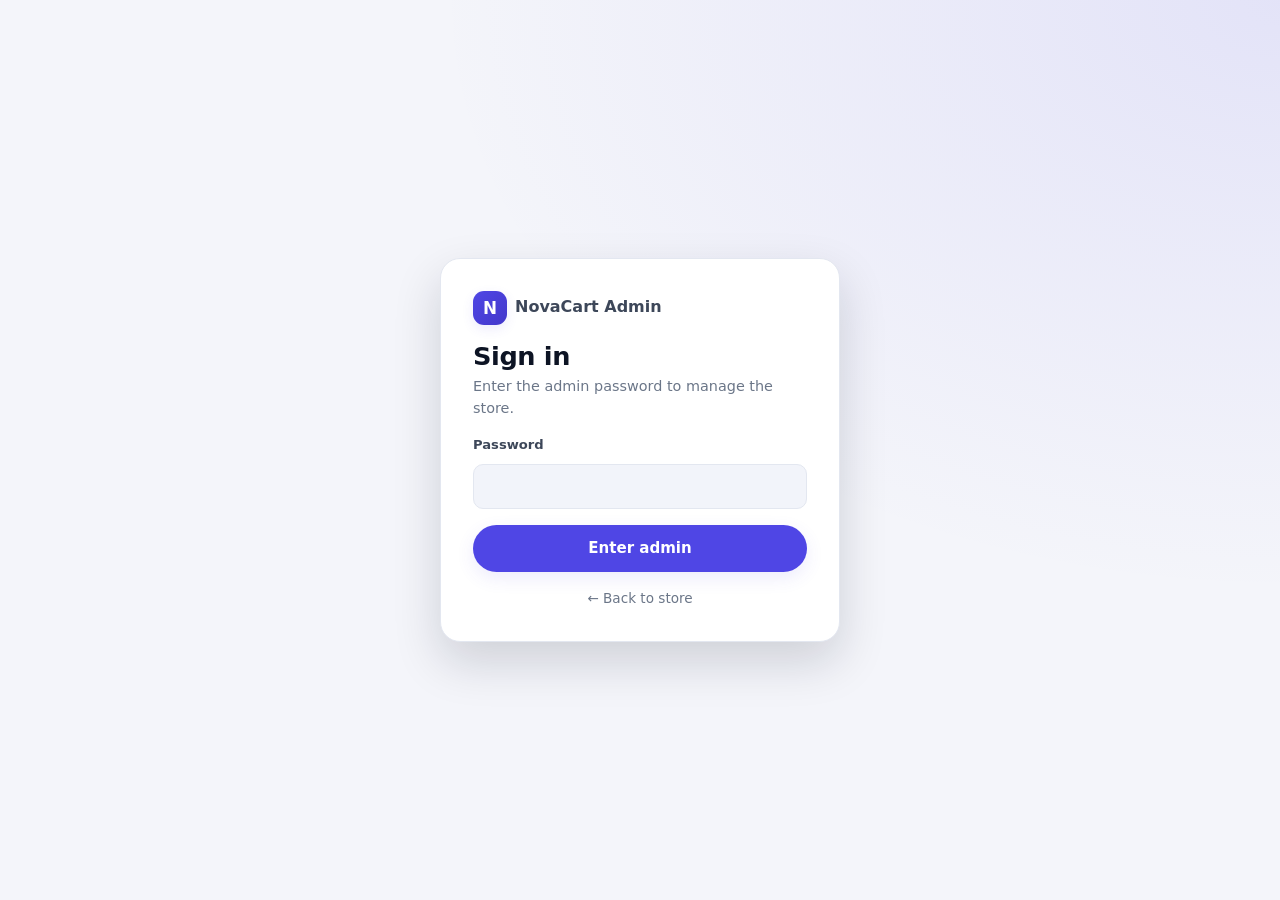
<file: dolphinadmin.html>
<!DOCTYPE html>
<html lang="en" data-theme="light">

<head>
    <meta charset="UTF-8">
    <meta name="viewport" content="width=device-width, initial-scale=1.0">
    <title>Store Admin — NovaCart</title>
    <meta name="robots" content="noindex, nofollow, noarchive, nosnippet, noimageindex">
    <meta name="googlebot" content="noindex, nofollow">
    <link rel="icon" href="assets/icon-192.png" type="image/png">
    <link rel="stylesheet" href="css/style.css?v=2">
    <link rel="stylesheet" href="css/admin.css?v=6">
    <script>
        (function () {
            try {
                var saved = localStorage.getItem('novacart_theme');
                var theme = (saved === 'dark' || saved === 'light') ? saved : 'light';
                document.documentElement.setAttribute('data-theme', theme);
            } catch (e) { }
        })();
    </script>
</head>

<body class="admin-body">
    <svg class="sprite" aria-hidden="true" focusable="false" xmlns="http://www.w3.org/2000/svg">
        <defs>
            <symbol id="ai-plus" viewBox="0 0 24 24">
                <path d="M12 5v14M5 12h14" fill="none" stroke="currentColor" stroke-width="2" stroke-linecap="round" />
            </symbol>
            <symbol id="ai-close" viewBox="0 0 24 24">
                <path d="m6 6 12 12M18 6 6 18" fill="none" stroke="currentColor" stroke-width="2" stroke-linecap="round" />
            </symbol>
            <symbol id="ai-ban" viewBox="0 0 24 24">
                <circle cx="12" cy="12" r="8.5" fill="none" stroke="currentColor" stroke-width="2" />
                <path d="m6 6 12 12" fill="none" stroke="currentColor" stroke-width="2" stroke-linecap="round" />
            </symbol>
            <symbol id="ai-edit" viewBox="0 0 24 24">
                <path d="M4 20h4L20 8l-4-4L4 16v4Z" fill="none" stroke="currentColor" stroke-width="2" stroke-linejoin="round" />
                <path d="m14 6 4 4" fill="none" stroke="currentColor" stroke-width="2" />
            </symbol>
            <symbol id="ai-spark" viewBox="0 0 24 24">
                <path d="M12 3l1.8 5.2L19 10l-5.2 1.8L12 17l-1.8-5.2L5 10l5.2-1.8z" fill="none" stroke="currentColor" stroke-width="2" stroke-linejoin="round" />
                <path d="M18.5 15.5l.7 2 2 .7-2 .7-.7 2-.7-2-2-.7 2-.7z" fill="currentColor" />
            </symbol>
            <symbol id="ai-trash" viewBox="0 0 24 24">
                <path d="M4 7h16M9.5 7V5h5v2M6.5 7l1 13h9l1-13" fill="none" stroke="currentColor" stroke-width="2"
                    stroke-linecap="round" stroke-linejoin="round" />
            </symbol>
            <symbol id="ai-upload" viewBox="0 0 24 24">
                <path d="M12 16V4m0 0L7.5 8.5M12 4l4.5 4.5M5 20h14" fill="none" stroke="currentColor" stroke-width="2"
                    stroke-linecap="round" stroke-linejoin="round" />
            </symbol>
            <symbol id="ai-download" viewBox="0 0 24 24">
                <path d="M12 4v12m0 0-4.5-4.5M12 16l4.5-4.5M5 20h14" fill="none" stroke="currentColor" stroke-width="2"
                    stroke-linecap="round" stroke-linejoin="round" />
            </symbol>
            <symbol id="ai-image" viewBox="0 0 24 24">
                <rect x="3" y="4" width="18" height="16" rx="2.5" fill="none" stroke="currentColor" stroke-width="2" />
                <circle cx="8.5" cy="9.5" r="1.8" fill="currentColor" />
                <path d="m4 17 5-5 3 3 3.5-4L20 17" fill="none" stroke="currentColor" stroke-width="2"
                    stroke-linejoin="round" />
            </symbol>
            <symbol id="ai-search" viewBox="0 0 24 24">
                <circle cx="11" cy="11" r="7" fill="none" stroke="currentColor" stroke-width="2" />
                <path d="M16.5 16.5 21 21" fill="none" stroke="currentColor" stroke-width="2" stroke-linecap="round" />
            </symbol>
            <symbol id="ai-check" viewBox="0 0 24 24">
                <path d="m5 12.5 4.5 4.5L19 7.5" fill="none" stroke="currentColor" stroke-width="2.4"
                    stroke-linecap="round" stroke-linejoin="round" />
            </symbol>
            <symbol id="ai-minus" viewBox="0 0 24 24">
                <path d="M5 12h14" fill="none" stroke="currentColor" stroke-width="2.4" stroke-linecap="round" />
            </symbol>
            <symbol id="ai-box" viewBox="0 0 24 24">
                <path d="M12 3.5 20 8v8l-8 4.5L4 16V8Z" fill="none" stroke="currentColor" stroke-width="2"
                    stroke-linejoin="round" />
                <path d="m4 8 8 4.5L20 8M12 12.5V21" fill="none" stroke="currentColor" stroke-width="2"
                    stroke-linejoin="round" />
            </symbol>
            <symbol id="ai-palette" viewBox="0 0 24 24">
                <path d="M12 3a9 9 0 1 0 0 18c1.1 0 1.7-.8 1.7-1.6 0-.5-.2-.9-.5-1.2-.3-.3-.5-.7-.5-1.2 0-.9.7-1.6 1.6-1.6H16a5 5 0 0 0 5-5c0-3.9-4-7.4-9-7.4Z"
                    fill="none" stroke="currentColor" stroke-width="2" stroke-linejoin="round" />
                <circle cx="7.5" cy="10.5" r="1.2" fill="currentColor" />
                <circle cx="12" cy="7.5" r="1.2" fill="currentColor" />
                <circle cx="16.5" cy="10.5" r="1.2" fill="currentColor" />
            </symbol>
            <symbol id="ai-db" viewBox="0 0 24 24">
                <ellipse cx="12" cy="6" rx="7" ry="3" fill="none" stroke="currentColor" stroke-width="2" />
                <path d="M5 6v6c0 1.7 3.1 3 7 3s7-1.3 7-3V6M5 12v6c0 1.7 3.1 3 7 3s7-1.3 7-3v-6" fill="none"
                    stroke="currentColor" stroke-width="2" />
            </symbol>
            <symbol id="ai-refresh" viewBox="0 0 24 24">
                <path d="M20 12a8 8 0 1 1-2.4-5.7" fill="none" stroke="currentColor" stroke-width="2"
                    stroke-linecap="round" />
                <path d="M20 4v5h-5" fill="none" stroke="currentColor" stroke-width="2" stroke-linecap="round"
                    stroke-linejoin="round" />
            </symbol>
            <symbol id="ai-eye" viewBox="0 0 24 24">
                <path d="M2.5 12S6 5.5 12 5.5 21.5 12 21.5 12 18 18.5 12 18.5 2.5 12 2.5 12Z" fill="none"
                    stroke="currentColor" stroke-width="2" stroke-linejoin="round" />
                <circle cx="12" cy="12" r="3" fill="none" stroke="currentColor" stroke-width="2" />
            </symbol>
            <symbol id="ai-pin" viewBox="0 0 24 24">
                <path d="M12 21s-6-5.3-6-10a6 6 0 0 1 12 0c0 4.7-6 10-6 10Z" fill="none" stroke="currentColor"
                    stroke-width="2" stroke-linejoin="round" />
                <circle cx="12" cy="11" r="2.2" fill="none" stroke="currentColor" stroke-width="2" />
            </symbol>
            <symbol id="ai-phone" viewBox="0 0 24 24">
                <path d="M4 4h4l2 5-2.5 1.5a12 12 0 0 0 6 6L15 14l5 2v4a1 1 0 0 1-1 1A16 16 0 0 1 3 5a1 1 0 0 1 1-1Z"
                    fill="none" stroke="currentColor" stroke-width="2" stroke-linejoin="round" />
            </symbol>
            <symbol id="ai-whatsapp" viewBox="0 0 24 24">
                <path d="M12 3a9 9 0 0 0-7.7 13.6L3 21l4.6-1.2A9 9 0 1 0 12 3Z" fill="none" stroke="currentColor"
                    stroke-width="2" stroke-linejoin="round" />
                <path d="M8.8 8.2c.3-.7 1-.6 1.2-.2l.7 1.1c.1.3 0 .5-.2.7l-.5.4c-.2.2-.2.4-.1.6.4.8 1.1 1.5 1.9 1.9.2.1.4 0 .6-.1l.4-.5c.2-.2.4-.3.7-.2l1.1.7c.4.2.5.9-.2 1.2-1.6.7-3.4-.2-4.6-1.4s-2.1-3-1.4-4.6Z"
                    fill="currentColor" />
            </symbol>
            <symbol id="ai-telegram" viewBox="0 0 24 24">
                <path d="M21 4 3 11l5 1.7L10 19l2.5-3.3L17 19l4-15Z" fill="none" stroke="currentColor"
                    stroke-width="2" stroke-linejoin="round" />
                <path d="m8 12.7 9-6" fill="none" stroke="currentColor" stroke-width="2" stroke-linecap="round" />
            </symbol>
            <symbol id="ai-mail" viewBox="0 0 24 24">
                <rect x="3" y="5" width="18" height="14" rx="2" fill="none" stroke="currentColor" stroke-width="2" />
                <path d="m4 7 8 6 8-6" fill="none" stroke="currentColor" stroke-width="2" stroke-linecap="round"
                    stroke-linejoin="round" />
            </symbol>
            <symbol id="ai-globe" viewBox="0 0 24 24">
                <circle cx="12" cy="12" r="9" fill="none" stroke="currentColor" stroke-width="2" />
                <path d="M3 12h18M12 3a15 15 0 0 1 0 18 15 15 0 0 1 0-18Z" fill="none" stroke="currentColor"
                    stroke-width="2" />
            </symbol>
        </defs>
    </svg>

    <div class="toast-stack" data-toasts aria-live="polite"></div>

    <!-- ===================== LOGIN ===================== -->
    <div class="admin-login" id="adminLogin">
        <form class="login-card" id="loginForm">
            <span class="login-brand">
                <span class="brand-mark">N</span>
                <span>NovaCart Admin</span>
            </span>
            <h1>Sign in</h1>
            <p class="muted">Enter the admin password to manage the store.</p>
            <label class="field">
                <span>Password</span>
                <input class="input" type="password" id="loginPassword" autocomplete="current-password" required>
            </label>
            <p class="login-error" id="loginError" hidden></p>
            <button class="btn btn-primary btn-block" type="submit">Enter admin</button>
            <a class="link-back" href="index.html">← Back to store</a>
        </form>
    </div>

    <!-- ===================== APP ===================== -->
    <div class="admin-app" id="adminApp" hidden>
        <header class="admin-topbar">
            <div class="admin-topbar-inner">
                <span class="admin-logo">
                    <span class="brand-mark" data-brand-logo>N</span>
                    <span class="admin-logo-text">
                        <b data-brand-name></b>
                        <small>Admin panel</small>
                    </span>
                </span>
                <div class="admin-topbar-actions">
                    <span class="status-pill" id="backendStatus">…</span>
                    <a class="btn btn-ghost btn-sm" href="index.html" target="_blank" rel="noopener">View store</a>
                    <button class="btn btn-outline btn-sm" type="button" id="logoutBtn">Logout</button>
                </div>
            </div>
            <nav class="admin-tabs">
                <button class="admin-tab" type="button" data-tab="products">Products</button>
                <button class="admin-tab active" type="button" data-tab="orders">Orders</button>
                <button class="admin-tab" type="button" data-tab="users">Users</button>
                <button class="admin-tab" type="button" data-tab="appearance">Appearance</button>
                <button class="admin-tab" type="button" data-tab="security">Security</button>
                <button class="admin-tab" type="button" data-tab="data">Data</button>
            </nav>
        </header>

        <main class="admin-main">
            <!-- ---------- ORDERS ---------- -->
            <section class="admin-panel active" data-panel="orders">
                <div class="admin-toolbar">
                    <div class="admin-search">
                        <svg class="icon" aria-hidden="true"><use href="#ai-search"></use></svg>
                        <input class="input" type="search" id="orderSearch" placeholder="Search by order id, customer, phone…">
                    </div>
                    <label class="select-all"><input type="checkbox" data-select-all="orders">Select all</label>
                    <button class="btn btn-outline btn-danger btn-sm bulk-delete" type="button" data-bulk-delete="orders" hidden>Delete selected</button>
                    <div class="admin-toolbar-right">
                        <span class="muted" id="orderCount"></span>
                        <button class="btn btn-outline btn-sm" type="button" id="orderExportBtn">
                            <svg class="icon" aria-hidden="true"><use href="#ai-download"></use></svg>Export
                        </button>
                        <button class="btn btn-outline btn-sm" type="button" id="orderRefreshBtn">
                            <svg class="icon" aria-hidden="true"><use href="#ai-refresh"></use></svg>Refresh
                        </button>
                    </div>
                </div>
                <div class="order-filters" id="orderFilters" role="tablist" aria-label="Filter orders by status">
                    <button class="filter-chip" type="button" data-filter="all">All <span class="chip-count" data-count="all">0</span></button>
                    <button class="filter-chip active" type="button" data-filter="pending">Pending <span class="chip-count" data-count="pending">0</span></button>
                    <button class="filter-chip" type="button" data-filter="processing">Processing <span class="chip-count" data-count="processing">0</span></button>
                    <button class="filter-chip" type="button" data-filter="completed">Completed <span class="chip-count" data-count="completed">0</span></button>
                    <button class="filter-chip" type="button" data-filter="rejected">Rejected <span class="chip-count" data-count="rejected">0</span></button>
                </div>
                <div class="admin-filters" id="orderAdvanced">
                    <label class="filter-field"><span>Period</span>
                        <select class="input" id="orderDate">
                            <option value="all">All time</option>
                            <option value="today">Today</option>
                            <option value="7">Last 7 days</option>
                            <option value="30">Last 30 days</option>
                            <option value="month">This month</option>
                        </select>
                    </label>
                    <label class="filter-field"><span>Min ₹</span>
                        <input class="input" type="number" min="0" id="orderMinAmount" placeholder="0">
                    </label>
                    <label class="filter-field"><span>Max ₹</span>
                        <input class="input" type="number" min="0" id="orderMaxAmount" placeholder="Any">
                    </label>
                    <label class="filter-field"><span>Sort by</span>
                        <select class="input" id="orderSort">
                            <option value="newest">Newest first</option>
                            <option value="oldest">Oldest first</option>
                            <option value="amount-desc">Amount: high to low</option>
                            <option value="amount-asc">Amount: low to high</option>
                        </select>
                    </label>
                    <button class="btn btn-ghost btn-sm filter-clear" type="button" data-clear="order">Clear filters</button>
                </div>
                <div class="order-list" id="orderList"></div>
                <div class="pager" id="orderPager" hidden></div>
            </section>

            <!-- ---------- USERS ---------- -->
            <section class="admin-panel" data-panel="users">
                <div class="admin-toolbar">
                    <div class="admin-search">
                        <svg class="icon" aria-hidden="true"><use href="#ai-search"></use></svg>
                        <input class="input" type="search" id="userSearch" placeholder="Search by name, mobile or id…">
                    </div>
                    <label class="select-all"><input type="checkbox" data-select-all="users">Select all</label>
                    <button class="btn btn-outline btn-danger btn-sm bulk-delete" type="button" data-bulk-delete="users" hidden>Delete selected</button>
                    <div class="admin-toolbar-right">
                        <span class="muted" id="userCount"></span>
                        <button class="btn btn-outline btn-sm" type="button" id="userExportBtn">
                            <svg class="icon" aria-hidden="true"><use href="#ai-download"></use></svg>Export
                        </button>
                        <button class="btn btn-outline btn-sm" type="button" id="userRefreshBtn">
                            <svg class="icon" aria-hidden="true"><use href="#ai-refresh"></use></svg>Refresh
                        </button>
                    </div>
                </div>
                <div class="admin-filters" id="userAdvanced">
                    <label class="filter-field"><span>Joined</span>
                        <select class="input" id="userDate">
                            <option value="all">All time</option>
                            <option value="today">Today</option>
                            <option value="7">Last 7 days</option>
                            <option value="30">Last 30 days</option>
                        </select>
                    </label>
                    <label class="filter-field"><span>Has orders</span>
                        <select class="input" id="userOrders">
                            <option value="all">All users</option>
                            <option value="yes">With orders</option>
                            <option value="no">No orders</option>
                        </select>
                    </label>
                    <label class="filter-field"><span>Sort by</span>
                        <select class="input" id="userSort">
                            <option value="newest">Newest first</option>
                            <option value="oldest">Oldest first</option>
                            <option value="name-asc">Name A–Z</option>
                            <option value="orders">Most orders</option>
                            <option value="visits">Most visits</option>
                            <option value="cart">Most in cart (not purchased)</option>
                            <option value="removed">Most removed from cart</option>
                        </select>
                    </label>
                    <button class="btn btn-ghost btn-sm filter-clear" type="button" data-clear="user">Clear filters</button>
                </div>
                <div class="user-list" id="userList"></div>
                <div class="pager" id="userPager" hidden></div>
            </section>

            <!-- ---------- PRODUCTS ---------- -->
            <section class="admin-panel" data-panel="products">
                <div class="admin-toolbar">
                    <div class="admin-search">
                        <svg class="icon" aria-hidden="true"><use href="#ai-search"></use></svg>
                        <input class="input" type="search" id="productSearch" placeholder="Search products…">
                    </div>
                    <label class="select-all"><input type="checkbox" data-select-all="products">Select all</label>
                    <button class="btn btn-outline btn-danger btn-sm bulk-delete" type="button" data-bulk-delete="products" hidden>Delete selected</button>
                    <button class="btn btn-outline btn-sm bulk-price" type="button" data-bulk-price="products" hidden>Adjust prices</button>
                    <div class="admin-toolbar-right">
                        <span class="muted" id="productCount"></span>
                        <button class="btn btn-outline btn-sm" type="button" id="productImportBtn">
                            <svg class="icon" aria-hidden="true"><use href="#ai-upload"></use></svg>Import
                        </button>
                        <input type="file" id="productImportInput" accept=".csv,text/csv,application/json,.json" hidden>
                        <button class="btn btn-outline btn-sm" type="button" id="productExportBtn">
                            <svg class="icon" aria-hidden="true"><use href="#ai-download"></use></svg>Export
                        </button>
                        <button class="btn btn-primary btn-sm" type="button" id="newProductBtn">
                            <svg class="icon" aria-hidden="true"><use href="#ai-plus"></use></svg>New product
                        </button>
                    </div>
                </div>
                <div class="admin-filters bulk-price-bar" id="bulkPriceBar" hidden>
                    <span class="muted bulk-price-count" id="bulkPriceCount"></span>
                    <label class="filter-field"><span>Field</span>
                        <select class="input" id="bulkPriceField">
                            <option value="price">Selling price (₹)</option>
                            <option value="mrp">MRP</option>
                            <option value="both">Both</option>
                        </select>
                    </label>
                    <label class="filter-field"><span>Action</span>
                        <select class="input" id="bulkPriceOp">
                            <option value="increase">Increase by</option>
                            <option value="decrease">Decrease by</option>
                            <option value="set">Set to</option>
                        </select>
                    </label>
                    <label class="filter-field"><span>Type</span>
                        <select class="input" id="bulkPriceType">
                            <option value="amount">₹ amount</option>
                            <option value="percent">% percent</option>
                        </select>
                    </label>
                    <label class="filter-field"><span>Value</span>
                        <input class="input" type="number" min="0" step="1" id="bulkPriceValue" placeholder="0">
                    </label>
                    <button class="btn btn-primary btn-sm" type="button" id="bulkPriceApply">Apply</button>
                    <button class="btn btn-ghost btn-sm" type="button" id="bulkPriceCancel">Cancel</button>
                </div>
                <div class="admin-filters" id="productAdvanced">
                    <label class="filter-field"><span>Category</span>
                        <select class="input" id="productCategoryFilter">
                            <option value="all">All categories</option>
                        </select>
                    </label>
                    <label class="filter-field"><span>Availability</span>
                        <select class="input" id="productStockFilter">
                            <option value="all">All products</option>
                            <option value="in">In stock</option>
                            <option value="out">Out of stock</option>
                            <option value="hidden">Hidden</option>
                        </select>
                    </label>
                    <label class="filter-field"><span>Min ₹</span>
                        <input class="input" type="number" min="0" id="productMinAmount" placeholder="0">
                    </label>
                    <label class="filter-field"><span>Max ₹</span>
                        <input class="input" type="number" min="0" id="productMaxAmount" placeholder="Any">
                    </label>
                    <label class="filter-field"><span>Sort by</span>
                        <select class="input" id="productSort">
                            <option value="default">Default</option>
                            <option value="name-asc">Name A–Z</option>
                            <option value="name-desc">Name Z–A</option>
                            <option value="price-asc">Price: low to high</option>
                            <option value="price-desc">Price: high to low</option>
                            <option value="stock-asc">Stock: low to high</option>
                            <option value="stock-desc">Stock: high to low</option>
                        </select>
                    </label>
                    <button class="btn btn-ghost btn-sm filter-clear" type="button" data-clear="product">Clear filters</button>
                </div>
                <p class="hint">Export downloads every product as an editable CSV. Import it back to add or update rows —
                    existing ids are skipped, new ids added. Put multiple values (images, sizes, badges, highlights) in one
                    cell separated by <b>|</b>. Leave <b>id</b> empty for new rows. Variants column format:
                    <b>Name|#hex|imageURL1,imageURL2|S,M,L|qty|S=3,M=4</b> (separate variants with <b>;</b>, separate variant images with <b>,</b>).</p>
                <div class="product-table" id="productList"></div>
                <div class="pager" id="productPager" hidden></div>
            </section>

            <!-- ---------- APPEARANCE ---------- -->
            <section class="admin-panel" data-panel="appearance">
                <form class="panel-form" id="settingsForm">
                    <h2>Brand</h2>
                    <div class="form-grid two">
                        <label class="field"><span>Store name</span>
                            <input class="input" name="storeName" placeholder="NovaCart"></label>
                        <label class="field"><span>Accent word (styled)</span>
                            <input class="input" name="brandAccent" placeholder="Cart"></label>
                    </div>
                    <div class="field">
                        <span>Logo</span>
                        <div class="logo-row">
                            <span class="logo-preview" id="logoPreview"></span>
                            <input class="input" name="logoUrl" placeholder="https://… or upload">
                            <button class="btn btn-outline btn-sm" type="button" id="logoUploadBtn">
                                <svg class="icon" aria-hidden="true"><use href="#ai-upload"></use></svg>Upload
                            </button>
                            <input type="file" id="logoUploadInput" accept="image/*" hidden>
                        </div>
                        <small class="hint">Leave empty to use the first letter of the store name.</small>
                    </div>
                    <div class="field">
                        <span>App / APK Icon</span>
                        <div class="logo-row">
                            <span class="logo-preview" id="apkIconPreview"></span>
                            <input class="input" name="apkIconUrl" placeholder="https://… or upload APK icon">
                            <button class="btn btn-outline btn-sm" type="button" id="apkIconUploadBtn">
                                <svg class="icon" aria-hidden="true"><use href="#ai-upload"></use></svg>Upload
                            </button>
                            <input type="file" id="apkIconUploadInput" accept="image/*" hidden>
                        </div>
                        <small class="hint">Custom icon for PWA / APK install banner and menu item. Defaults to Store Logo if empty.</small>
                    </div>
                    <div class="form-grid two">
                        <label class="field"><span>Tagline</span>
                            <input class="input" name="tagline" placeholder="Shop Everything You Love"></label>
                        <label class="field"><span>Free shipping over (₹)</span>
                            <input class="input" type="number" min="0" name="freeShippingMin">
                            <small class="hint">Orders at or above this subtotal ship free. Set to <b>0</b> to always charge the delivery fee.</small></label>
                    </div>
                    <div class="form-grid two">
                        <label class="field"><span>Delivery charge (₹)</span>
                            <input class="input" type="number" min="0" name="shippingFee" placeholder="49">
                            <small class="hint">Flat fee added at checkout when the order is below the free-shipping threshold. Set to <b>0</b> for free delivery on every order.</small></label>
                        <label class="field"><span>GST percentage (%)</span>
                            <input class="input" type="number" min="0" max="100" step="0.01" name="gstPercent" placeholder="18">
                            <small class="hint">Applied to the cart subtotal at checkout. Set to <b>0</b> to charge no GST and hide the GST line everywhere.</small></label>
                    </div>
                    <label class="field"><span>Meta description</span>
                        <textarea class="input" name="metaDescription" rows="2"></textarea></label>

                    <h2>Homepage hero</h2>
                    <div class="field">
                        <span>Hero carousel images</span>
                        <div class="slides-list" id="heroSlides"></div>
                        <button class="btn btn-outline btn-sm" type="button" id="heroSlideAdd">
                            <svg class="icon" aria-hidden="true"><use href="#ai-plus"></use></svg>Add image
                        </button>
                        <small class="hint">Images only, no text. They auto-slide on the storefront and scale to every screen. Upload a wide banner (around 1920×800) for best results. With no images the hero is hidden.</small>
                    </div>

                    <h2>Colors &amp; misc</h2>
                    <div class="form-grid two">
                        <label class="field"><span>Primary color</span>
                            <span class="color-input"><input type="color" name="primaryColor"><input class="input" name="primaryColorText" readonly></span>
                        </label>
                        <label class="field"><span>Accent color</span>
                            <span class="color-input"><input type="color" name="accentColor"><input class="input" name="accentColorText" readonly></span>
                        </label>
                    </div>
                    <label class="field"><span>Promo strip text</span>
                        <input class="input" name="promoText"></label>
                    <label class="field"><span>Footer blurb</span>
                        <textarea class="input" name="footerBlurb" rows="2"></textarea></label>

                    <h2>Contact channels</h2>
                    <div class="field">
                        <span>Contact methods</span>
                        <div class="contact-list" id="contactList"></div>
                        <button class="btn btn-outline btn-sm" type="button" id="contactAdd">
                            <svg class="icon" aria-hidden="true"><use href="#ai-plus"></use></svg>Add contact
                        </button>
                        <small class="hint">Add as many as you like — call, WhatsApp, Telegram, email or a map link.
                            They show in the storefront footer's <b>Contact</b> column.</small>
                    </div>

                    <h2>Footer links</h2>
                    <div class="field">
                        <span>Help column</span>
                        <div class="link-list" id="helpLinks"></div>
                        <button class="btn btn-outline btn-sm" type="button" id="helpLinkAdd">
                            <svg class="icon" aria-hidden="true"><use href="#ai-plus"></use></svg>Add help link
                        </button>
                    </div>
                    <div class="field">
                        <span>Company column</span>
                        <div class="link-list" id="companyLinks"></div>
                        <button class="btn btn-outline btn-sm" type="button" id="companyLinkAdd">
                            <svg class="icon" aria-hidden="true"><use href="#ai-plus"></use></svg>Add company link
                        </button>
                        <small class="hint">Set a label and a destination. Use an in-store link like
                            <code>#/orders</code>, a page like <code>#/info/about</code>, or a full
                            <code>https://…</code> address for external sites.</small>
                    </div>
                    <div class="field">
                        <span>Info pages</span>
                        <div class="page-list" id="infoPages"></div>
                        <button class="btn btn-outline btn-sm" type="button" id="infoPageAdd">
                            <svg class="icon" aria-hidden="true"><use href="#ai-plus"></use></svg>Add page
                        </button>
                        <small class="hint">Each page opens at <code>#/info/&lt;slug&gt;</code>. Point a footer link
                            above at it, e.g. <code>#/info/about</code>. One paragraph per line.
                            For social links, use <b>Add link</b> under a page — visitors see only the platform
                            name (Facebook, X, Instagram…), never the URL. Inside the text you can also write
                            <code>[Facebook](https://…)</code> and it becomes a clickable name.</small>
                    </div>

                    <div class="panel-actions">
                        <button class="btn btn-ghost" type="button" id="settingsResetBtn">Reset to defaults</button>
                        <button class="btn btn-primary" type="submit">Save appearance</button>
                    </div>
                </form>
            </section>

            <!-- ---------- SECURITY ---------- -->
            <section class="admin-panel" data-panel="security">
                <form class="panel-form" id="adminPwForm">
                    <h2>Admin password</h2>
                    <p class="muted" id="adminPwStatus"></p>
                    <div class="field" id="adminPwCurrentWrap" hidden>
                        <span>Current password</span>
                        <input class="input" type="password" id="adminPwCurrent" autocomplete="current-password">
                        <small class="hint">Required only because a custom password is already set.</small>
                    </div>
                    <div class="form-grid two">
                        <label class="field"><span>New password</span>
                            <input class="input" type="password" id="adminPwNew" autocomplete="new-password"></label>
                        <label class="field"><span>Confirm new password</span>
                            <input class="input" type="password" id="adminPwConfirm" autocomplete="new-password"></label>
                    </div>
                    <small class="hint">At least 4 characters. Your password is salted and hashed, then saved to your Supabase settings row — it is never kept in the page's JavaScript.</small>
                    <div class="panel-actions">
                        <button class="btn btn-ghost" type="button" id="adminPwReset" hidden>Remove custom password</button>
                        <button class="btn btn-primary" type="submit">Update password</button>
                    </div>
                </form>
            </section>

            <!-- ---------- DATA ---------- -->
            <section class="admin-panel" data-panel="data">
                <div class="panel-form">
                    <h2>Catalog data</h2>
                    <p class="hint" id="storageHint"></p>
                    <div class="data-actions">
                        <button class="btn btn-outline" type="button" id="exportBtn">Export JSON</button>
                        <button class="btn btn-outline" type="button" id="importBtn">Import JSON</button>
                        <input type="file" id="importInput" accept="application/json,.json" hidden>
                        <button class="btn btn-outline btn-danger" type="button" id="clearLocalBtn">Clear local cache</button>
                    </div>
                    <p class="hint">Export downloads the full catalog as JSON, including every product with its images,
                        colours, sizes and prices — re-import it any time for an exact restore. Import skips products whose
                        id already exists and adds only new ones.</p>
                </div>
            </section>
        </main>
    </div>

    <!-- ===================== PRODUCT EDITOR ===================== -->
    <div class="modal" id="editorModal" hidden>
        <div class="modal-scrim" data-close-modal></div>
        <div class="modal-card" role="dialog" aria-modal="true" aria-labelledby="editorTitle">
            <div class="modal-head">
                <h2 id="editorTitle">New product</h2>
                <button class="icon-btn" type="button" data-close-modal aria-label="Close">
                    <svg class="icon" aria-hidden="true"><use href="#ai-close"></use></svg>
                </button>
            </div>
            <form class="modal-body" id="productForm">
                <div class="form-grid two">
                    <label class="field"><span>Product name *</span>
                        <input class="input" name="name" required></label>
                    <label class="field"><span>Brand</span>
                        <input class="input" name="brand"></label>
                </div>
                <div class="form-grid two">
                    <label class="field"><span>Category</span>
                        <input class="input" name="category" list="categoryOptions" placeholder="Electronics">
                        <datalist id="categoryOptions"></datalist>
                    </label>
                    <label class="field"><span>Product ID</span>
                        <input class="input" name="id" placeholder="Leave blank to auto-generate">
                        <small class="hint">Auto-generated if left blank. Editing an existing ID renames the product.</small></label>
                </div>
                <div class="form-grid two">
                    <label class="field"><span>Selling price (₹)</span>
                        <input class="input" type="number" min="0" step="1" name="price"></label>
                    <label class="field"><span>MRP (₹)</span>
                        <input class="input" type="number" min="0" step="1" name="mrp"></label>
                </div>
                <div class="form-grid two">
                    <label class="field"><span>Stock</span>
                        <input class="input" type="number" min="0" step="1" name="stock">
                        <small class="hint">Used when colours have no per-variant Qty. If any colour sets Qty, total stock is their sum.</small></label>
                    <label class="field"><span>Sort order</span>
                        <input class="input" type="number" step="1" name="sortOrder"></label>
                </div>
                <div class="form-grid two">
                    <label class="field"><span>Rating (0–5)</span>
                        <input class="input" type="number" min="0" max="5" step="0.1" name="rating"></label>
                    <label class="field"><span>Review count</span>
                        <input class="input" type="number" min="0" step="1" name="reviewCount"></label>
                </div>
                <div class="field">
                    <span>Badges &amp; visibility</span>
                    <div class="check-row">
                        <label class="switch"><input type="checkbox" name="badgeNew"><span>New</span></label>
                        <label class="switch"><input type="checkbox" name="badgeBestseller"><span>Bestseller</span></label>
                        <label class="switch"><input type="checkbox" name="visible" checked><span>Visible to shoppers</span></label>
                    </div>
                    <small class="hint">A “sale” badge is added automatically when MRP is above the selling price.</small>
                </div>

                <div class="field">
                    <span>Colors / variants</span>
                    <div class="variant-list" id="colorList"></div>
                    <button class="btn btn-ghost btn-sm" type="button" id="addColorBtn">
                        <svg class="icon" aria-hidden="true"><use href="#ai-plus"></use></svg>Add color</button>
                    <small class="hint">Each colour can carry multiple images and its own sizes. Product image and size lists are built from these variants.</small>
                </div>

                <label class="field"><span>Keywords (comma separated)</span>
                    <input class="input" name="keywords" placeholder="shirt, cotton"></label>

                <div class="field">
                    <span class="field-head">
                        <span>Highlights (one per line)</span>
                        <button class="btn btn-ghost btn-sm" type="button" id="autoFillBtn"
                            title="Generate highlights and description from the product details above">
                            <svg class="icon" aria-hidden="true"><use href="#ai-spark"></use></svg>Auto-fill</button>
                    </span>
                    <textarea class="input" name="highlights" rows="3"></textarea>
                </div>
                <label class="field"><span>Description</span>
                    <textarea class="input" name="description" rows="3"></textarea></label>

                <div class="modal-foot">
                    <button class="btn btn-outline" type="button" data-close-modal>Cancel</button>
                    <button class="btn btn-primary" type="submit" id="saveProductBtn">Save product</button>
                </div>
            </form>
        </div>
    </div>

    <!-- ===================== ORDER DETAILS ===================== -->
    <div class="modal" id="orderModal" hidden>
        <div class="modal-scrim" data-close-order></div>
        <div class="modal-card" role="dialog" aria-modal="true" aria-labelledby="orderModalTitle">
            <div class="modal-head">
                <h2 id="orderModalTitle">Order details</h2>
                <button class="icon-btn" type="button" data-close-order aria-label="Close">
                    <svg class="icon" aria-hidden="true"><use href="#ai-close"></use></svg>
                </button>
            </div>
            <div class="modal-body" id="orderModalBody"></div>
        </div>
    </div>

    <!-- ===================== USER DETAILS ===================== -->
    <div class="modal" id="userModal" hidden>
        <div class="modal-scrim" data-close-user></div>
        <div class="modal-card" role="dialog" aria-modal="true" aria-labelledby="userModalTitle">
            <div class="modal-head">
                <h2 id="userModalTitle">User details</h2>
                <button class="icon-btn" type="button" data-close-user aria-label="Close">
                    <svg class="icon" aria-hidden="true"><use href="#ai-close"></use></svg>
                </button>
            </div>
            <div class="modal-body" id="userModalBody"></div>
        </div>
    </div>

    <!-- ===================== USER LIST LIGHTBOX ===================== -->
    <div class="modal" id="userListModal" hidden>
        <div class="modal-scrim" data-close-userlist></div>
        <div class="modal-card modal-card-wide" role="dialog" aria-modal="true" aria-labelledby="userListModalTitle">
            <div class="modal-head">
                <h2 id="userListModalTitle">List</h2>
                <button class="icon-btn" type="button" data-close-userlist aria-label="Close">
                    <svg class="icon" aria-hidden="true"><use href="#ai-close"></use></svg>
                </button>
            </div>
            <div class="admin-toolbar ulm-toolbar" id="userListModalToolbar"></div>
            <div class="modal-body" id="userListModalBody"></div>
            <div class="pager" id="userListModalPager" hidden></div>
        </div>
    </div>

    <!-- ===================== QUICK STOCK ===================== -->
    <div class="modal" id="stockModal" hidden>
        <div class="modal-scrim" data-close-stock></div>
        <div class="modal-card" role="dialog" aria-modal="true" aria-labelledby="stockModalTitle">
            <div class="modal-head">
                <h2 id="stockModalTitle">Stock</h2>
                <button class="icon-btn" type="button" data-close-stock aria-label="Close">
                    <svg class="icon" aria-hidden="true"><use href="#ai-close"></use></svg>
                </button>
            </div>
            <div class="modal-body" id="stockModalBody"></div>
        </div>
    </div>

    <script>window.NC = window.NC || {};</script>
    <script src="js/connect.js"></script>
    <script src="js/config.js"></script>
    <script src="js/data.js"></script>
    <script src="js/backend.js"></script>
    <script src="js/admin.js?v=10"></script>
</body>

</html>
</file>
<file: css/style.css>
/* ============================================================
   NovaCart — stylesheet
   Mobile-first. Light + dark themes via [data-theme] tokens.
   ============================================================ */

*,
*::before,
*::after {
    margin: 0;
    padding: 0;
    box-sizing: border-box;
    -webkit-tap-highlight-color: transparent;
}

[hidden] {
    display: none !important;
}

:root {
    --brand: #4f46e5;
    --brand-strong: #4338ca;
    --brand-soft: rgba(79, 70, 229, .1);
    --brand-contrast: #ffffff;

    --accent: #f59e0b;

    --success: #16a34a;
    --success-soft: rgba(22, 163, 74, .12);
    --danger: #dc2626;
    --danger-soft: rgba(220, 38, 38, .1);
    --warning: #b45309;
    --warning-soft: rgba(180, 83, 9, .12);
    --info: #0369a1;
    --info-soft: rgba(3, 105, 161, .1);

    --bg: #f4f5fa;
    --bg-alt: #eceefa;
    --surface: #ffffff;
    --surface-2: #f2f4fa;
    --surface-3: #e7eaf4;
    --text: #0d1424;
    --text-soft: #3d4759;
    --muted: #6b7688;
    --border: #e3e7f0;
    --border-strong: #cfd6e4;

    --shadow-xs: 0 1px 2px rgba(13, 20, 36, .06);
    --shadow-sm: 0 2px 8px rgba(13, 20, 36, .07);
    --shadow: 0 8px 24px rgba(13, 20, 36, .1);
    --shadow-lg: 0 20px 48px rgba(13, 20, 36, .16);

    --r-xs: 8px;
    --r-sm: 10px;
    --r: 14px;
    --r-lg: 20px;
    --r-xl: 28px;
    --r-pill: 999px;

    --sp-1: .25rem;
    --sp-2: .5rem;
    --sp-3: .75rem;
    --sp-4: 1rem;
    --sp-5: 1.25rem;
    --sp-6: 1.5rem;
    --sp-8: 2rem;
    --sp-10: 2.5rem;
    --sp-12: 3rem;
    --sp-16: 4rem;

    --shell: 1240px;
    --header-h: 108px;
    --tabbar-h: 62px;
    --safe-b: env(safe-area-inset-bottom, 0px);
    --safe-t: env(safe-area-inset-top, 0px);

    --t: 180ms cubic-bezier(.4, 0, .2, 1);
    --t-slow: 320ms cubic-bezier(.32, .72, 0, 1);
}

[data-theme="dark"] {
    --brand: #818cf8;
    --brand-strong: #a5b0ff;
    --brand-soft: rgba(129, 140, 248, .16);
    --brand-contrast: #0b0f19;

    --accent: #fbbf24;

    --success: #34d399;
    --success-soft: rgba(52, 211, 153, .15);
    --danger: #f87171;
    --danger-soft: rgba(248, 113, 113, .15);
    --warning: #fbbf24;
    --warning-soft: rgba(251, 191, 36, .15);
    --info: #38bdf8;
    --info-soft: rgba(56, 189, 248, .15);

    --bg: #080b14;
    --bg-alt: #0d1320;
    --surface: #121a2b;
    --surface-2: #1a2337;
    --surface-3: #232e46;
    --text: #e9edf7;
    --text-soft: #c3cbdc;
    --muted: #8f9bb3;
    --border: #23304a;
    --border-strong: #33405d;

    --shadow-xs: 0 1px 2px rgba(0, 0, 0, .4);
    --shadow-sm: 0 2px 8px rgba(0, 0, 0, .45);
    --shadow: 0 8px 24px rgba(0, 0, 0, .5);
    --shadow-lg: 0 20px 48px rgba(0, 0, 0, .6);
}

html {
    -webkit-text-size-adjust: 100%;
    scroll-behavior: smooth;
    width: 100%;
    max-width: 100%;
}

body {
    font-family: "Inter", "Segoe UI", system-ui, -apple-system, Tahoma, sans-serif;
    background: var(--bg);
    color: var(--text);
    line-height: 1.55;
    min-height: 100vh;
    width: 100%;
    max-width: 100%;
    overflow-x: hidden;
    -webkit-font-smoothing: antialiased;
    padding-bottom: calc(var(--tabbar-h) + var(--safe-b));
    transition: background-color var(--t), color var(--t);
}

body.no-scroll {
    overflow: hidden;
}

img {
    max-width: 100%;
    display: block;
}

a {
    color: inherit;
    text-decoration: none;
}

button,
input,
select,
textarea {
    font: inherit;
    color: inherit;
}

button {
    cursor: pointer;
    background: none;
    border: 0;
}

ul {
    list-style: none;
}

h1,
h2,
h3,
h4 {
    line-height: 1.25;
    font-weight: 700;
    letter-spacing: -.015em;
}

:focus-visible {
    outline: 2px solid var(--brand);
    outline-offset: 2px;
    border-radius: 4px;
}

.sprite {
    position: absolute;
    width: 0;
    height: 0;
    overflow: hidden;
}

.icon {
    width: 22px;
    height: 22px;
    flex: none;
}

.icon-sm {
    width: 16px;
    height: 16px;
    flex: none;
}

.shell {
    width: 100%;
    max-width: var(--shell);
    margin-inline: auto;
    padding-inline: var(--sp-4);
}

.sr-only,
.sr-live {
    position: absolute;
    width: 1px;
    height: 1px;
    overflow: hidden;
    clip: rect(0 0 0 0);
    clip-path: inset(50%);
    white-space: nowrap;
}

.skip-link {
    position: fixed;
    top: -100px;
    left: var(--sp-4);
    z-index: 300;
    background: var(--brand);
    color: var(--brand-contrast);
    padding: var(--sp-3) var(--sp-5);
    border-radius: 0 0 var(--r-sm) var(--r-sm);
    font-weight: 600;
    transition: top var(--t);
}

.skip-link:focus {
    top: 0;
}

/* ---------- buttons ---------- */

.btn {
    display: inline-flex;
    align-items: center;
    justify-content: center;
    gap: var(--sp-2);
    padding: .7rem 1.15rem;
    border-radius: var(--r-pill);
    font-weight: 600;
    font-size: .94rem;
    border: 1px solid transparent;
    transition: transform var(--t), background-color var(--t), border-color var(--t), color var(--t),
        box-shadow var(--t);
    white-space: nowrap;
    min-height: 44px;
}

.btn:active {
    transform: scale(.97);
}

.btn .icon,
.btn .icon-sm {
    width: 18px;
    height: 18px;
    flex-shrink: 0;
}

.btn-primary {
    background: var(--brand);
    color: var(--brand-contrast);
    box-shadow: 0 6px 18px var(--brand-soft);
}

.btn-primary:hover {
    background: var(--brand-strong);
}

.btn-dark {
    background: var(--text);
    color: var(--bg);
}

.btn-outline {
    border-color: var(--border-strong);
    background: var(--surface);
    color: var(--text);
}

.btn-outline:hover {
    border-color: var(--brand);
    color: var(--brand);
}

.btn-ghost {
    background: var(--surface-2);
    color: var(--text-soft);
}

.btn-ghost:hover {
    background: var(--surface-3);
}

.btn-block {
    width: 100%;
}

.btn-sm {
    padding: .45rem .8rem;
    font-size: .84rem;
    min-height: 38px;
}

.btn-lg {
    padding: .9rem 1.6rem;
    font-size: 1rem;
    min-height: 52px;
}

.btn:disabled {
    opacity: .55;
    cursor: not-allowed;
}

.icon-btn {
    position: relative;
    display: inline-grid;
    place-items: center;
    width: 42px;
    height: 42px;
    border-radius: var(--r-pill);
    color: var(--text-soft);
    transition: background-color var(--t), color var(--t);
}

.icon-btn:hover {
    background: var(--surface-2);
    color: var(--text);
}

.count-badge {
    position: absolute;
    top: 2px;
    right: 0;
    min-width: 19px;
    height: 19px;
    padding: 0 5px;
    border-radius: var(--r-pill);
    background: var(--brand);
    color: var(--brand-contrast);
    font-size: .68rem;
    font-weight: 700;
    display: grid;
    place-items: center;
    border: 2px solid var(--surface);
    line-height: 1;
}

.tabbar .count-badge {
    border-color: var(--bg);
    top: 6px;
    right: calc(50% - 20px);
}

.theme-btn .icon-moon,
[data-theme="dark"] .theme-btn .icon-sun {
    display: none;
}

[data-theme="dark"] .theme-btn .icon-moon {
    display: block;
}

/* ---------- header ---------- */

.site-header {
    width: 100%;
    left: 0;
    right: 0;
    position: sticky;
    top: 0;
    z-index: 60;
    background: color-mix(in srgb, var(--surface) 88%, transparent);
    backdrop-filter: blur(14px);
    -webkit-backdrop-filter: blur(14px);
    border-bottom: 1px solid var(--border);
    padding-top: var(--safe-t);
    transition: box-shadow var(--t), background-color var(--t);
}

.site-header.scrolled {
    box-shadow: var(--shadow-sm);
}

.header-bar {
    display: flex;
    align-items: center;
    gap: var(--sp-2);
    height: 60px;
    width: 100%;
}

.brand {
    display: inline-flex;
    align-items: center;
    gap: var(--sp-2);
    font-weight: 800;
    font-size: 1.18rem;
    letter-spacing: -.03em;
    margin-right: auto;
    min-width: 0;
    flex-shrink: 0;
}

.brand-mark {
    width: 34px;
    height: 34px;
    border-radius: 11px;
    background: linear-gradient(135deg, var(--brand), var(--brand-strong));
    color: var(--brand-contrast);
    display: grid;
    place-items: center;
    font-size: 1.05rem;
    font-weight: 800;
    box-shadow: 0 4px 12px var(--brand-soft);
    flex: none;
}

.brand-mark img {
    width: 100%;
    height: 100%;
    object-fit: cover;
    border-radius: inherit;
}

.brand-name {
    white-space: nowrap;
    overflow: hidden;
    text-overflow: ellipsis;
}

.brand-name em {
    font-style: normal;
    color: var(--brand);
}

.header-actions {
    display: flex;
    align-items: center;
    gap: 2px;
    flex-shrink: 0;
}

.menu-btn {
    margin-left: -8px;
    flex-shrink: 0;
}

.search-btn {
    margin-left: -6px;
    display: none;
}

@media (max-width: 640px) {
    .site-header .shell {
        padding-inline: var(--sp-3, 12px);
    }

    .header-bar {
        height: 56px;
        gap: 6px;
    }

    .header-bar .menu-btn {
        margin-left: -4px;
    }

    .header-bar .icon-btn {
        width: 36px;
        height: 36px;
    }

    .header-bar .icon-btn .icon {
        width: 20px;
        height: 20px;
    }

    .header-bar .count-badge {
        top: -1px;
        right: -2px;
        min-width: 17px;
        height: 17px;
        font-size: .62rem;
        padding: 0 4px;
    }

    .brand {
        gap: 6px;
        font-size: 1.05rem;
    }

    .brand-mark {
        width: 30px;
        height: 30px;
        font-size: .95rem;
        border-radius: 9px;
    }

    .brand-name {
        max-width: 130px;
    }

    .header-actions {
        gap: 2px;
    }
}

@media (max-width: 360px) {
    .site-header .shell {
        padding-inline: 8px;
    }

    .header-actions .theme-btn {
        display: none;
    }

    .brand-name {
        max-width: 110px;
    }
}

.header-search {
    width: 100%;
    padding-bottom: var(--sp-3);
    position: relative;
}

.header-search .shell {
    position: relative;
    width: 100%;
}

.search-field {
    width: 100%;
    display: flex;
    align-items: center;
    gap: var(--sp-2);
    background: var(--surface-2);
    border: 1.5px solid transparent;
    border-radius: var(--r-pill);
    padding: .5rem .6rem .5rem .9rem;
    transition: border-color var(--t), background-color var(--t), box-shadow var(--t);
}

.search-field:focus-within {
    border-color: var(--brand);
    background: var(--surface);
    box-shadow: 0 0 0 4px var(--brand-soft);
}

.search-field .icon {
    color: var(--muted);
    width: 20px;
    height: 20px;
}

.search-field input {
    flex: 1;
    min-width: 0;
    border: 0;
    background: none;
    outline: none;
    font-size: .95rem;
    padding: .25rem 0;
}

.search-field input::-webkit-search-cancel-button {
    display: none;
}

.search-clear {
    display: grid;
    place-items: center;
    width: 30px;
    height: 30px;
    border-radius: 50%;
    color: var(--muted);
}

.search-clear:hover {
    background: var(--surface-3);
    color: var(--text);
}

.search-clear .icon {
    width: 16px;
    height: 16px;
}

.suggest-box {
    position: absolute;
    top: calc(100% + var(--sp-1));
    left: var(--sp-4);
    right: var(--sp-4);
    z-index: 80;
    background: var(--surface);
    border: 1px solid var(--border);
    border-radius: var(--r);
    box-shadow: var(--shadow-lg);
    overflow: hidden;
    max-height: min(65vh, 460px);
    overflow-y: auto;
    -webkit-overflow-scrolling: touch;
}

.suggest-item {
    display: flex;
    align-items: center;
    gap: var(--sp-3);
    width: 100%;
    padding: var(--sp-2) var(--sp-3);
    text-align: left;
    transition: background-color var(--t);
}

.suggest-item:hover,
.suggest-item:focus-visible {
    background: var(--surface-2);
}

.suggest-item img {
    width: 42px;
    height: 42px;
    border-radius: var(--r-xs);
    object-fit: cover;
    background: var(--surface-2);
    flex: none;
}

.suggest-name {
    font-weight: 600;
    font-size: .9rem;
}

.suggest-meta {
    font-size: .78rem;
    color: var(--muted);
}

.suggest-empty {
    padding: var(--sp-4);
    color: var(--muted);
    font-size: .9rem;
    text-align: center;
}

/* ---------- scrim + drawers ---------- */

.scrim {
    position: fixed;
    inset: 0;
    background: rgba(8, 11, 20, .5);
    backdrop-filter: blur(2px);
    z-index: 90;
    opacity: 0;
    transition: opacity var(--t-slow);
}

.scrim.show {
    opacity: 1;
}

.drawer {
    position: fixed;
    z-index: 100;
    background: var(--surface);
    display: flex;
    flex-direction: column;
    box-shadow: var(--shadow-lg);
    transition: transform var(--t-slow);
    visibility: hidden;
}

.drawer.open {
    visibility: visible;
}

.drawer-head {
    display: flex;
    align-items: center;
    justify-content: space-between;
    gap: var(--sp-3);
    padding: var(--sp-4);
    border-bottom: 1px solid var(--border);
    flex: none;
}

.drawer-title {
    font-weight: 700;
    font-size: 1.02rem;
}

.drawer-count {
    color: var(--muted);
    font-weight: 500;
    font-size: .88rem;
}

.drawer-body {
    flex: 1;
    overflow-y: auto;
    overscroll-behavior: contain;
    padding: var(--sp-4);
}

.drawer-foot {
    flex: none;
    border-top: 1px solid var(--border);
    padding: var(--sp-4);
    display: grid;
    gap: var(--sp-2);
    background: var(--surface);
    padding-bottom: calc(var(--sp-4) + var(--safe-b));
}

.nav-drawer {
    top: 0;
    left: 0;
    bottom: 0;
    width: min(310px, 84vw);
    transform: translateX(-102%);
}

.nav-drawer.open {
    transform: translateX(0);
}

.cart-drawer {
    top: auto;
    left: 0;
    right: 0;
    bottom: 0;
    max-height: 88vh;
    border-radius: var(--r-xl) var(--r-xl) 0 0;
    transform: translateY(102%);
}

.cart-drawer.open {
    transform: translateY(0);
}

.cart-drawer .drawer-head {
    padding-top: var(--sp-5);
    position: relative;
}

.cart-drawer .drawer-head::before {
    content: "";
    position: absolute;
    top: 8px;
    left: 50%;
    transform: translateX(-50%);
    width: 40px;
    height: 4px;
    border-radius: 2px;
    background: var(--border-strong);
}

.menu-eyebrow {
    font-size: .72rem;
    font-weight: 700;
    text-transform: uppercase;
    letter-spacing: .09em;
    color: var(--muted);
    margin: var(--sp-4) 0 var(--sp-2);
}

.menu-eyebrow:first-child {
    margin-top: 0;
}

.menu-list {
    display: grid;
    gap: 2px;
}

.menu-list a,
.menu-row {
    display: flex;
    align-items: center;
    gap: var(--sp-3);
    width: 100%;
    padding: .7rem var(--sp-3);
    border-radius: var(--r-sm);
    font-weight: 500;
    color: var(--text-soft);
    transition: background-color var(--t), color var(--t);
}

.menu-list a:hover,
.menu-row:hover {
    background: var(--surface-2);
    color: var(--text);
}

.menu-list a.active {
    background: var(--brand-soft);
    color: var(--brand);
    font-weight: 600;
}

.menu-list .icon {
    width: 19px;
    height: 19px;
    color: var(--muted);
}

.menu-categories a .menu-cat-count {
    margin-left: auto;
    font-size: .76rem;
    color: var(--muted);
    background: var(--surface-2);
    padding: 1px 7px;
    border-radius: var(--r-pill);
}

/* ---------- PWA Install Card in Menu ---------- */

.menu-install-card {
    margin: var(--sp-1) 0 var(--sp-4);
}

.pwa-install-btn {
    display: flex;
    align-items: center;
    gap: var(--sp-3);
    width: 100%;
    padding: var(--sp-3);
    background: linear-gradient(135deg, color-mix(in srgb, var(--brand) 8%, var(--surface)), var(--surface-2));
    border: 1.5px solid color-mix(in srgb, var(--brand) 20%, var(--border));
    border-radius: var(--r);
    text-align: left;
    transition: transform var(--t), box-shadow var(--t), border-color var(--t), background-color var(--t);
    box-shadow: 0 2px 8px rgba(0, 0, 0, .04);
    cursor: pointer;
}

.pwa-install-btn:hover {
    transform: translateY(-1px);
    border-color: var(--brand);
    box-shadow: 0 4px 14px var(--brand-soft);
}

.pwa-install-btn:active {
    transform: scale(.98);
}

.pwa-install-btn.is-installed {
    opacity: .85;
    border-color: var(--border);
    background: var(--surface-2);
}

.pwa-install-btn.is-installed .pwa-install-badge {
    background: var(--surface-3);
    color: var(--text-soft);
    box-shadow: none;
}

.pwa-icon-thumb {
    width: 40px;
    height: 40px;
    border-radius: 11px;
    overflow: hidden;
    flex: none;
    box-shadow: 0 3px 8px rgba(0, 0, 0, .12);
    border: 1px solid var(--border);
    background: var(--surface);
    display: grid;
    place-items: center;
}

.pwa-icon-thumb img,
.pwa-icon-img {
    width: 100%;
    height: 100%;
    object-fit: cover;
    display: block;
}

.pwa-install-info {
    display: flex;
    flex-direction: column;
    min-width: 0;
    flex: 1;
}

.pwa-install-info strong {
    font-size: .88rem;
    font-weight: 700;
    color: var(--text);
    white-space: nowrap;
    overflow: hidden;
    text-overflow: ellipsis;
    line-height: 1.25;
}

.pwa-install-info small {
    font-size: .74rem;
    color: var(--muted);
    white-space: nowrap;
    overflow: hidden;
    text-overflow: ellipsis;
    line-height: 1.3;
    margin-top: 2px;
}

.pwa-install-badge {
    display: inline-flex;
    align-items: center;
    gap: 4px;
    background: var(--brand);
    color: var(--brand-contrast);
    font-size: .74rem;
    font-weight: 700;
    padding: 6px 11px;
    border-radius: var(--r-pill);
    flex: none;
    box-shadow: 0 2px 8px var(--brand-soft);
    line-height: 1;
}

.pwa-install-badge .icon {
    width: 13px;
    height: 13px;
}

/* ---------- Install APK popup (Play Store style) ---------- */

.install-card {
    width: min(430px, 100%);
}

.play-body {
    padding: 0;
}

.play-head {
    display: flex;
    align-items: center;
    gap: var(--sp-4);
    padding: var(--sp-5) var(--sp-5) var(--sp-4);
}

.play-icon {
    width: 64px;
    height: 64px;
    border-radius: 16px;
    overflow: hidden;
    flex: none;
    background: var(--surface-2);
    border: 1px solid var(--border);
    box-shadow: 0 6px 16px rgba(0, 0, 0, .14);
}

.play-icon img {
    width: 100%;
    height: 100%;
    object-fit: cover;
    display: block;
}

.play-head-info {
    min-width: 0;
}

.play-app-name {
    font-size: 1.15rem;
    font-weight: 800;
    line-height: 1.2;
    color: var(--text);
    white-space: nowrap;
    overflow: hidden;
    text-overflow: ellipsis;
}

.play-dev {
    font-size: .82rem;
    color: #01875f;
    font-weight: 600;
    margin-top: 2px;
    white-space: nowrap;
    overflow: hidden;
    text-overflow: ellipsis;
}

.play-meta {
    display: flex;
    align-items: center;
    gap: var(--sp-4);
    padding: 0 var(--sp-5) var(--sp-4);
    overflow-x: auto;
    scrollbar-width: none;
}

.play-meta::-webkit-scrollbar {
    display: none;
}

.play-metric {
    display: flex;
    flex-direction: column;
    align-items: center;
    gap: 3px;
    flex: none;
    min-width: 54px;
    padding-right: var(--sp-4);
    border-right: 1px solid var(--border);
}

.play-metric:last-child {
    border-right: 0;
    padding-right: 0;
}

.play-metric b {
    font-size: .86rem;
    font-weight: 700;
    color: var(--text);
    display: inline-flex;
    align-items: center;
    gap: 4px;
}

.play-metric > span {
    font-size: .66rem;
    color: var(--muted);
    text-transform: uppercase;
    letter-spacing: .03em;
}

.play-stars {
    position: relative;
    display: inline-block;
    font-size: .72rem;
    letter-spacing: 1px;
    line-height: 1;
    color: var(--border-strong);
}

.play-stars::before {
    content: "\2605\2605\2605\2605\2605";
}

.play-stars::after {
    content: "\2605\2605\2605\2605\2605";
    position: absolute;
    left: 0;
    top: 0;
    color: #f5a623;
    width: var(--fill, 96%);
    overflow: hidden;
    white-space: nowrap;
}

.play-install-wrap {
    padding: 0 var(--sp-5) var(--sp-3);
}

.play-install {
    width: 100%;
    background: #01875f;
    color: #fff;
    border: 0;
    border-radius: var(--r-pill);
    min-height: 46px;
    font-size: .98rem;
    font-weight: 700;
    display: inline-flex;
    align-items: center;
    justify-content: center;
    gap: var(--sp-2);
    box-shadow: 0 8px 18px rgba(1, 135, 95, .28);
    cursor: pointer;
    transition: background var(--t), transform var(--t);
}

.play-install:hover {
    background: #016f4e;
}

.play-install:active {
    transform: scale(.98);
}

.play-install .icon {
    width: 18px;
    height: 18px;
}

.play-size-note {
    text-align: center;
    font-size: .74rem;
    color: var(--muted);
    padding: 0 var(--sp-5) var(--sp-4);
}

.play-section {
    padding: var(--sp-4) var(--sp-5);
    border-top: 1px solid var(--border);
}

.play-section h3 {
    font-size: .95rem;
    font-weight: 700;
    margin-bottom: var(--sp-3);
    color: var(--text);
}

.play-about {
    font-size: .84rem;
    color: var(--text-soft);
    line-height: 1.6;
}

.play-chips {
    display: flex;
    flex-wrap: wrap;
    gap: var(--sp-2);
    margin-top: var(--sp-3);
}

.play-chips li {
    padding: 5px 11px;
    border-radius: var(--r-pill);
    background: var(--surface-2);
    border: 1px solid var(--border);
    font-size: .74rem;
    font-weight: 600;
    color: var(--text-soft);
    white-space: nowrap;
}

.play-rating-summary {
    display: flex;
    align-items: center;
    gap: var(--sp-5);
    margin-bottom: var(--sp-4);
}

.play-score {
    flex: none;
    text-align: center;
    min-width: 82px;
}

.play-score b {
    display: block;
    font-size: 2.1rem;
    font-weight: 800;
    line-height: 1;
    color: var(--text);
}

.play-score .play-stars {
    font-size: .9rem;
    margin-top: 6px;
}

.play-score small {
    display: block;
    font-size: .68rem;
    color: var(--muted);
    margin-top: 4px;
}

.play-bars {
    flex: 1;
    display: flex;
    flex-direction: column;
    gap: 5px;
}

.play-bar {
    display: flex;
    align-items: center;
    gap: var(--sp-2);
    font-size: .62rem;
    color: var(--muted);
}

.play-bar-track {
    flex: 1;
    height: 7px;
    border-radius: var(--r-pill);
    background: var(--surface-2);
    overflow: hidden;
}

.play-bar-fill {
    display: block;
    height: 100%;
    border-radius: var(--r-pill);
    background: #f5a623;
}

.play-reviews {
    display: flex;
    flex-direction: column;
    gap: var(--sp-4);
}

.play-review {
    display: flex;
    gap: var(--sp-3);
}

.play-review-avatar {
    width: 34px;
    height: 34px;
    border-radius: 50%;
    flex: none;
    display: grid;
    place-items: center;
    font-weight: 700;
    font-size: .86rem;
    color: #fff;
    background: var(--brand);
}

.play-review-body {
    min-width: 0;
    flex: 1;
}

.play-review-top {
    display: flex;
    align-items: center;
    justify-content: space-between;
    gap: var(--sp-2);
}

.play-review-top b {
    font-size: .82rem;
    color: var(--text);
}

.play-review p {
    font-size: .82rem;
    color: var(--text-soft);
    line-height: 1.5;
    margin: 4px 0 3px;
}

.play-review small {
    font-size: .68rem;
    color: var(--muted);
}

.play-dismiss-wrap {
    padding: var(--sp-3) var(--sp-5) var(--sp-5);
    border-top: 1px solid var(--border);
}

.install-dismiss {
    display: block;
    width: 100%;
    padding: var(--sp-2);
    background: none;
    border: 0;
    color: var(--muted);
    font-size: .84rem;
    font-weight: 600;
    cursor: pointer;
}

.install-dismiss:hover {
    color: var(--text);
}

/* ---------- promo strip ---------- */

.promo-strip {
    background: var(--surface);
    border-top: 1px solid var(--border);
    border-bottom: 1px solid var(--border);
}

.promo-inner {
    display: flex;
    align-items: center;
    gap: var(--sp-3);
    padding-block: var(--sp-3);
    overflow-x: auto;
    scrollbar-width: none;
    font-size: .8rem;
    color: var(--text-soft);
    white-space: nowrap;
}

.promo-inner::-webkit-scrollbar {
    display: none;
}

.promo-inner span {
    display: inline-flex;
    align-items: center;
    gap: var(--sp-2);
}

.promo-inner .icon {
    width: 16px;
    height: 16px;
    color: var(--brand);
}

.promo-sep {
    width: 4px;
    height: 4px;
    border-radius: 50%;
    background: var(--border-strong);
    flex: none;
}

/* ---------- footer ---------- */

.site-footer {
    background: var(--surface);
    border-top: 1px solid var(--border);
    margin-top: var(--sp-16);
}

.footer-grid {
    display: grid;
    gap: var(--sp-8);
    padding-block: var(--sp-12) var(--sp-8);
}

.site-footer h3 {
    font-size: .8rem;
    text-transform: uppercase;
    letter-spacing: .09em;
    color: var(--muted);
    margin-bottom: var(--sp-3);
}

.site-footer ul {
    display: grid;
    gap: var(--sp-2);
}

.site-footer li a {
    color: var(--text-soft);
    font-size: .9rem;
    transition: color var(--t);
}

.site-footer li a:hover {
    color: var(--brand);
}

.footer-contact-item {
    display: inline-flex;
    align-items: center;
    gap: var(--sp-2);
    color: var(--text-soft);
    font-size: .9rem;
    transition: color var(--t);
}

.footer-contact-item .icon {
    width: 1.05rem;
    height: 1.05rem;
    flex: none;
    color: var(--brand);
}

a.footer-contact-item:hover {
    color: var(--brand);
}

.footer-blurb {
    color: var(--muted);
    font-size: .9rem;
    margin-top: var(--sp-4);
    max-width: 34ch;
}

.footer-base {
    border-top: 1px solid var(--border);
    padding-block: var(--sp-5);
    display: flex;
    flex-wrap: wrap;
    gap: var(--sp-3);
    justify-content: space-between;
    align-items: center;
    color: var(--muted);
    font-size: .82rem;
}

.footer-admin {
    color: var(--brand);
    font-weight: 600;
}

.footer-admin:hover {
    text-decoration: underline;
}

.footer-offline {
    display: inline-flex;
    align-items: center;
    gap: var(--sp-2);
    color: var(--warning);
    background: var(--warning-soft);
    padding: var(--sp-2) var(--sp-3);
    border-radius: var(--r-pill);
    font-weight: 600;
}

.footer-offline .icon {
    width: 16px;
    height: 16px;
}

/* ---------- tabbar ---------- */

.tabbar {
    position: fixed;
    left: 0;
    right: 0;
    bottom: 0;
    z-index: 70;
    display: grid;
    grid-template-columns: repeat(4, 1fr);
    background: color-mix(in srgb, var(--surface) 94%, transparent);
    backdrop-filter: blur(14px);
    -webkit-backdrop-filter: blur(14px);
    border-top: 1px solid var(--border);
    padding-bottom: var(--safe-b);
}

.tab {
    position: relative;
    display: flex;
    flex-direction: column;
    align-items: center;
    justify-content: center;
    gap: 3px;
    height: var(--tabbar-h);
    font-size: .68rem;
    font-weight: 600;
    color: var(--muted);
    transition: color var(--t);
}

.tab.active {
    color: var(--brand);
}

.tab .icon {
    width: 21px;
    height: 21px;
}

/* ---------- view + page scaffolding ---------- */

.view {
    min-height: 60vh;
    outline: none;
    padding-top: var(--sp-5);
    width: 100%;
    min-width: 0;
}

.view.shell {
    max-width: var(--shell);
    margin-inline: auto;
}

.page {
    display: grid;
    gap: var(--sp-6);
    width: 100%;
    max-width: 100%;
    min-width: 0;
}

.page > * {
    min-width: 0;
    max-width: 100%;
}

.page-head {
    display: grid;
    gap: var(--sp-2);
}

.page-title {
    font-size: 1.5rem;
    font-weight: 800;
    letter-spacing: -.03em;
}

.page-sub {
    color: var(--muted);
    font-size: .9rem;
}

.info-page {
    max-width: 68ch;
    display: grid;
    gap: var(--sp-4);
}

.info-page p {
    color: var(--text-soft);
    line-height: 1.7;
}

.info-page p a {
    color: var(--brand);
    font-weight: 500;
}

.info-links {
    display: flex;
    flex-wrap: wrap;
    gap: var(--sp-2);
}

.info-link-chip {
    display: inline-flex;
    align-items: center;
    gap: .4rem;
    padding: .45rem .95rem;
    border: 1px solid var(--border);
    border-radius: 999px;
    background: var(--surface-2);
    color: var(--text);
    font-size: .88rem;
    font-weight: 500;
    text-decoration: none;
}

.info-link-chip:hover {
    border-color: var(--brand);
    color: var(--brand);
}

.footer-link-plain {
    color: var(--text-soft);
    font-size: .9rem;
}

.breadcrumb {
    margin-bottom: var(--sp-4);
    font-size: .86rem;
    line-height: 1.4;
}

.breadcrumb ol,
.breadcrumb-list {
    display: flex;
    align-items: center;
    gap: var(--sp-3, .75rem);
    flex-wrap: wrap;
    list-style: none !important;
    list-style-type: none !important;
    margin: 0;
    padding: 0;
}

.breadcrumb li,
.breadcrumb-item {
    display: inline-flex;
    align-items: center;
    list-style: none !important;
    list-style-type: none !important;
}

.breadcrumb li::marker,
.breadcrumb-item::marker {
    display: none;
    content: "";
}

.breadcrumb a {
    color: var(--muted);
    text-decoration: none;
    font-weight: 500;
    display: inline-flex;
    align-items: center;
    transition: color .15s ease, opacity .15s ease;
}

.breadcrumb a:hover {
    color: var(--brand);
    text-decoration: underline;
    text-underline-offset: 3px;
}

.breadcrumb .breadcrumb-separator {
    display: inline-flex;
    align-items: center;
    justify-content: center;
    color: var(--muted);
    opacity: .45;
    user-select: none;
    pointer-events: none;
}

.breadcrumb .icon {
    width: 13px;
    height: 13px;
    display: block;
}

.breadcrumb [aria-current="page"] {
    color: var(--text);
    font-weight: 600;
}

.section-head {
    display: flex;
    align-items: center;
    justify-content: space-between;
    gap: var(--sp-4);
    margin-bottom: var(--sp-4);
}

.section-title {
    font-size: 1.15rem;
    font-weight: 800;
    letter-spacing: -.02em;
    display: flex;
    align-items: center;
    gap: var(--sp-2);
}

.section-link {
    font-size: .86rem;
    font-weight: 600;
    color: var(--brand);
    display: inline-flex;
    align-items: center;
    gap: 4px;
}

.section-link .icon {
    width: 15px;
    height: 15px;
}

/* ---------- hero ---------- */

.hero {
    position: relative;
    overflow: hidden;
    border-radius: var(--r-xl);
    padding: clamp(var(--sp-6), 5vw, var(--sp-8)) clamp(var(--sp-4), 4vw, var(--sp-5));
    background:
        radial-gradient(120% 140% at 88% 0%, rgba(255, 255, 255, .22), transparent 55%),
        linear-gradient(135deg, var(--brand) 0%, var(--brand-strong) 55%, #1e1b4b 100%);
    color: #fff;
    box-shadow: var(--shadow);
}

.hero::after {
    content: "";
    position: absolute;
    right: -60px;
    bottom: -80px;
    width: 260px;
    height: 260px;
    border-radius: 50%;
    background: rgba(255, 255, 255, .12);
}

.hero-eyebrow {
    display: inline-flex;
    align-items: center;
    gap: var(--sp-2);
    background: rgba(255, 255, 255, .18);
    border: 1px solid rgba(255, 255, 255, .22);
    padding: var(--sp-1) var(--sp-3);
    border-radius: var(--r-pill);
    font-size: .74rem;
    font-weight: 600;
    margin-bottom: var(--sp-4);
}

.hero-title {
    font-size: clamp(1.45rem, 5.5vw, 1.85rem);
    font-weight: 800;
    letter-spacing: -.035em;
    line-height: 1.15;
    max-width: 20ch;
}

.hero-text {
    margin-top: var(--sp-3);
    color: rgba(255, 255, 255, .88);
    font-size: clamp(.85rem, 3.2vw, .95rem);
    max-width: 46ch;
}

.hero-actions {
    display: flex;
    flex-direction: column;
    align-items: stretch;
    gap: var(--sp-2);
    margin-top: var(--sp-6);
}

.hero-actions .btn {
    width: 100%;
}

.hero .btn-primary {
    background: #fff;
    color: var(--brand-strong);
    box-shadow: var(--shadow);
}

.hero .btn-outline {
    background: rgba(255, 255, 255, .1);
    border-color: rgba(255, 255, 255, .35);
    color: #fff;
}

.hero .btn-outline:hover {
    background: rgba(255, 255, 255, .2);
    color: #fff;
}

.hero-stats {
    display: flex;
    flex-wrap: wrap;
    gap: var(--sp-4) var(--sp-5);
    margin-top: var(--sp-6);
    position: relative;
    z-index: 1;
}

.hero-stat {
    flex: 1 1 auto;
    min-width: 0;
}

.hero-stat b {
    display: block;
    font-size: 1.25rem;
    letter-spacing: -.03em;
}

.hero-stat span {
    font-size: .74rem;
    color: rgba(255, 255, 255, .75);
    text-transform: uppercase;
    letter-spacing: .07em;
}

/* ---------- hero carousel ---------- */

.hero-carousel {
    position: relative;
    overflow: hidden;
    border-radius: var(--r-xl);
    box-shadow: var(--shadow);
    width: 100%;
    min-width: 100%;
    aspect-ratio: 4 / 3;
    max-height: 82vh;
    background: var(--surface-2);
    isolation: isolate;
}

.hero-track {
    position: absolute;
    inset: 0;
    display: flex;
    transition: transform .7s cubic-bezier(.4, 0, .2, 1);
    will-change: transform;
}

.hero-slide {
    position: relative;
    flex: 0 0 100%;
    width: 100%;
    height: 100%;
}

.hero-slide img {
    width: 100%;
    height: 100%;
    object-fit: cover;
    display: block;
}

.hero-arrow {
    position: absolute;
    top: 50%;
    transform: translateY(-50%);
    z-index: 2;
    width: 42px;
    height: 42px;
    display: grid;
    place-items: center;
    border: 0;
    border-radius: 50%;
    background: rgba(10, 10, 25, .38);
    color: #fff;
    cursor: pointer;
    backdrop-filter: blur(4px);
    opacity: 0;
    transition: opacity .2s ease, background .2s ease;
}

.hero-carousel:hover .hero-arrow,
.hero-arrow:focus-visible { opacity: 1; }

.hero-arrow:hover { background: rgba(10, 10, 25, .6); }
.hero-arrow .icon { width: 20px; height: 20px; }
.hero-arrow.prev { left: var(--sp-3); }
.hero-arrow.next { right: var(--sp-3); }

.hero-dots {
    position: absolute;
    left: 0;
    right: 0;
    bottom: var(--sp-3);
    z-index: 2;
    display: flex;
    justify-content: center;
    gap: 8px;
}

.hero-dot {
    width: 8px;
    height: 8px;
    padding: 0;
    border: 0;
    border-radius: 50%;
    background: rgba(255, 255, 255, .55);
    cursor: pointer;
    transition: transform .2s ease, background .2s ease;
}

.hero-dot.active { background: #fff; transform: scale(1.3); }

@media (hover: none) {
    .hero-arrow { opacity: 1; }
}

@media (min-width: 640px) {
    .hero-carousel { aspect-ratio: 16 / 9; }
}

@media (min-width: 1024px) {
    .hero-carousel { aspect-ratio: 21 / 9; }
}

@media (prefers-reduced-motion: reduce) {
    .hero-track { transition: none; }
}

/* ---------- category chips ---------- */

.chip-row {
    display: flex;
    gap: var(--sp-2);
    overflow-x: auto;
    padding-bottom: var(--sp-2);
    scrollbar-width: none;
    margin-inline: calc(var(--sp-4) * -1);
    padding-inline: var(--sp-4);
    -webkit-overflow-scrolling: touch;
    width: calc(100% + var(--sp-8));
    max-width: calc(100% + var(--sp-8));
}

.chip-row::-webkit-scrollbar {
    display: none;
}

.chip {
    display: inline-flex;
    align-items: center;
    gap: var(--sp-2);
    padding: .5rem .9rem;
    border-radius: var(--r-pill);
    border: 1.5px solid var(--border);
    background: var(--surface);
    color: var(--text-soft);
    font-size: .84rem;
    font-weight: 600;
    white-space: nowrap;
    flex: none;
    transition: all var(--t);
}

.chip .icon {
    width: 16px;
    height: 16px;
}

.chip:hover {
    border-color: var(--brand);
    color: var(--brand);
}

.chip.active {
    background: var(--brand);
    border-color: var(--brand);
    color: var(--brand-contrast);
    box-shadow: 0 4px 12px var(--brand-soft);
}

.chip-count {
    font-size: .72rem;
    opacity: .7;
    font-weight: 500;
}

/* ---------- product grid + card ---------- */

.grid-products {
    display: grid;
    grid-template-columns: repeat(2, minmax(0, 1fr));
    gap: var(--sp-3);
}

.card {
    position: relative;
    background: var(--surface);
    border: 1px solid var(--border);
    border-radius: var(--r-lg);
    overflow: hidden;
    display: flex;
    flex-direction: column;
    transition: transform var(--t), box-shadow var(--t), border-color var(--t);
}

.card:hover {
    transform: translateY(-3px);
    box-shadow: var(--shadow);
    border-color: var(--border-strong);
}

.card-media {
    position: relative;
    aspect-ratio: 1 / 1;
    background: var(--surface-2);
    overflow: hidden;
}

.card-media.skeleton-shimmer {
    background: linear-gradient(
        90deg,
        var(--surface-2) 0%,
        var(--border) 50%,
        var(--surface-2) 100%
    );
    background-size: 200% 100%;
    animation: cardMediaShimmer 1.5s infinite ease-in-out;
}

@keyframes cardMediaShimmer {
    0% { background-position: 200% 0; }
    100% { background-position: -200% 0; }
}

.card-media img {
    width: 100%;
    height: 100%;
    object-fit: cover;
    transition: transform var(--t-slow), opacity 0.35s ease-in-out;
}

.card-media img.lazy-img {
    opacity: 0;
}

.card-media img.lazy-img.loaded {
    opacity: 1;
}

.card:hover .card-media img {
    transform: scale(1.06);
}

.card-badges {
    position: absolute;
    top: var(--sp-2);
    left: var(--sp-2);
    display: grid;
    grid-template-areas: "badge";
    align-items: start;
    justify-items: start;
    z-index: 2;
    max-width: calc(100% - 46px);
    pointer-events: none;
}

.card-badges .pill {
    grid-area: badge;
    justify-self: start;
    align-self: start;
    pointer-events: auto;
}

/* Pause animation on hover so shopper can comfortably read current badge */
.card:hover .card-badges .pill {
    animation-play-state: paused;
}

.pill {
    font-size: .67rem;
    font-weight: 800;
    padding: 3.5px 9px;
    border-radius: var(--r-pill);
    background: var(--surface);
    color: var(--text-soft);
    box-shadow: 0 3px 10px rgba(0, 0, 0, 0.18), 0 1px 2px rgba(0, 0, 0, 0.12);
    text-transform: uppercase;
    letter-spacing: .04em;
    max-width: 100%;
    overflow: hidden;
    text-overflow: ellipsis;
    white-space: nowrap;
    border: 1px solid rgba(255, 255, 255, 0.22);
    backdrop-filter: blur(8px);
    -webkit-backdrop-filter: blur(8px);
    display: inline-flex;
    align-items: center;
    gap: 4px;
    line-height: 1.25;
    user-select: none;
}

.pill-sale {
    background: linear-gradient(135deg, #ef4444 0%, #dc2626 100%);
    color: #fff;
    font-weight: 800;
    letter-spacing: .03em;
    box-shadow: 0 4px 12px rgba(239, 68, 68, 0.45);
    border-color: rgba(255, 255, 255, 0.3);
}

.pill-new {
    background: linear-gradient(135deg, #10b981 0%, #059669 100%);
    color: #fff;
    font-weight: 800;
    box-shadow: 0 4px 12px rgba(16, 185, 129, 0.4);
    border-color: rgba(255, 255, 255, 0.3);
}

.pill-best {
    background: linear-gradient(135deg, #f59e0b 0%, #d97706 100%);
    color: #1e1302;
    font-weight: 800;
    box-shadow: 0 4px 12px rgba(245, 158, 11, 0.42);
    border-color: rgba(255, 255, 255, 0.35);
}

.pill-low {
    background: linear-gradient(135deg, #f97316 0%, #ea580c 100%);
    color: #fff;
    font-weight: 800;
    box-shadow: 0 4px 12px rgba(234, 88, 12, 0.45);
    border-color: rgba(255, 255, 255, 0.3);
}

/* Multi-badge cycling: occupy same spot and smoothly animate one by one */
.card-badges-cycle .pill,
.card-badges:has(.pill:nth-child(2)) .pill {
    opacity: 0;
    visibility: hidden;
    animation-fill-mode: both;
    animation-timing-function: cubic-bezier(0.16, 1, 0.3, 1);
    will-change: transform, opacity;
}

/* 2 Badges Cycle (6s loop, 3s each) */
.card-badges-cycle[data-count="2"] .pill,
.card-badges:has(.pill:nth-child(2)):not(:has(.pill:nth-child(3))) .pill {
    animation-name: pillCycle2;
    animation-duration: 6s;
    animation-iteration-count: infinite;
}
.card-badges-cycle[data-count="2"] .pill:nth-child(1),
.card-badges:has(.pill:nth-child(2)):not(:has(.pill:nth-child(3))) .pill:nth-child(1) {
    animation-delay: 0s;
}
.card-badges-cycle[data-count="2"] .pill:nth-child(2),
.card-badges:has(.pill:nth-child(2)):not(:has(.pill:nth-child(3))) .pill:nth-child(2) {
    animation-delay: 3s;
}

/* 3 Badges Cycle (9s loop, 3s each) */
.card-badges-cycle[data-count="3"] .pill,
.card-badges:has(.pill:nth-child(3)):not(:has(.pill:nth-child(4))) .pill {
    animation-name: pillCycle3;
    animation-duration: 9s;
    animation-iteration-count: infinite;
}
.card-badges-cycle[data-count="3"] .pill:nth-child(1),
.card-badges:has(.pill:nth-child(3)):not(:has(.pill:nth-child(4))) .pill:nth-child(1) {
    animation-delay: 0s;
}
.card-badges-cycle[data-count="3"] .pill:nth-child(2),
.card-badges:has(.pill:nth-child(3)):not(:has(.pill:nth-child(4))) .pill:nth-child(2) {
    animation-delay: 3s;
}
.card-badges-cycle[data-count="3"] .pill:nth-child(3),
.card-badges:has(.pill:nth-child(3)):not(:has(.pill:nth-child(4))) .pill:nth-child(3) {
    animation-delay: 6s;
}

/* 4 Badges Cycle (12s loop, 3s each) */
.card-badges-cycle[data-count="4"] .pill,
.card-badges:has(.pill:nth-child(4)) .pill {
    animation-name: pillCycle4;
    animation-duration: 12s;
    animation-iteration-count: infinite;
}
.card-badges-cycle[data-count="4"] .pill:nth-child(1),
.card-badges:has(.pill:nth-child(4)) .pill:nth-child(1) {
    animation-delay: 0s;
}
.card-badges-cycle[data-count="4"] .pill:nth-child(2),
.card-badges:has(.pill:nth-child(4)) .pill:nth-child(2) {
    animation-delay: 3s;
}
.card-badges-cycle[data-count="4"] .pill:nth-child(3),
.card-badges:has(.pill:nth-child(4)) .pill:nth-child(3) {
    animation-delay: 6s;
}
.card-badges-cycle[data-count="4"] .pill:nth-child(4),
.card-badges:has(.pill:nth-child(4)) .pill:nth-child(4) {
    animation-delay: 9s;
}

@keyframes pillCycle2 {
    0% {
        opacity: 0;
        transform: translateY(10px) scale(0.92);
        visibility: hidden;
    }
    2% {
        visibility: visible;
    }
    8%, 42% {
        opacity: 1;
        transform: translateY(0) scale(1);
        visibility: visible;
    }
    48% {
        opacity: 0;
        transform: translateY(-10px) scale(0.92);
        visibility: visible;
    }
    50%, 100% {
        opacity: 0;
        transform: translateY(10px) scale(0.92);
        visibility: hidden;
    }
}

@keyframes pillCycle3 {
    0% {
        opacity: 0;
        transform: translateY(10px) scale(0.92);
        visibility: hidden;
    }
    1.5% {
        visibility: visible;
    }
    6%, 27.5% {
        opacity: 1;
        transform: translateY(0) scale(1);
        visibility: visible;
    }
    32% {
        opacity: 0;
        transform: translateY(-10px) scale(0.92);
        visibility: visible;
    }
    33.33%, 100% {
        opacity: 0;
        transform: translateY(10px) scale(0.92);
        visibility: hidden;
    }
}

@keyframes pillCycle4 {
    0% {
        opacity: 0;
        transform: translateY(10px) scale(0.92);
        visibility: hidden;
    }
    1% {
        visibility: visible;
    }
    4.5%, 20.5% {
        opacity: 1;
        transform: translateY(0) scale(1);
        visibility: visible;
    }
    24% {
        opacity: 0;
        transform: translateY(-10px) scale(0.92);
        visibility: visible;
    }
    25%, 100% {
        opacity: 0;
        transform: translateY(10px) scale(0.92);
        visibility: hidden;
    }
}

@media (prefers-reduced-motion: reduce) {
    .card-badges-cycle .pill,
    .card-badges:has(.pill:nth-child(2)) .pill {
        animation: none !important;
        opacity: 0 !important;
        visibility: hidden !important;
    }
    .card-badges .pill:first-child {
        opacity: 1 !important;
        visibility: visible !important;
        transform: none !important;
    }
}

.pill-status-pending {
    background: var(--warning-soft);
    color: var(--warning);
}

.pill-status-processing {
    background: var(--brand-soft);
    color: var(--brand);
}

.pill-status-completed {
    background: var(--success-soft);
    color: var(--success);
}

.pill-status-rejected {
    background: var(--danger-soft);
    color: var(--danger);
}

.card-fav {
    position: absolute;
    top: var(--sp-2);
    right: var(--sp-2);
    z-index: 2;
    width: 27px;
    height: 27px;
    border-radius: 50%;
    display: grid;
    place-items: center;
    background: color-mix(in srgb, var(--surface) 88%, transparent);
    backdrop-filter: blur(6px);
    color: var(--muted);
    box-shadow: var(--shadow-xs);
    transition: color var(--t), transform var(--t);
}

.card-fav .icon {
    width: 14px;
    height: 14px;
}

.card-fav:hover {
    transform: scale(1.1);
    color: var(--danger);
}

.card-fav.on {
    color: var(--danger);
}

.card-fav.on .icon {
    fill: currentColor;
}

.card-share {
    position: absolute;
    top: calc(var(--sp-2) + 32px);
    right: var(--sp-2);
    z-index: 2;
    width: 27px;
    height: 27px;
    border-radius: 50%;
    display: grid;
    place-items: center;
    background: color-mix(in srgb, var(--surface) 88%, transparent);
    backdrop-filter: blur(6px);
    color: var(--muted);
    box-shadow: var(--shadow-xs);
    transition: color var(--t), transform var(--t);
}

.card-share .icon {
    width: 14px;
    height: 14px;
}

.card-share:hover {
    transform: scale(1.1);
    color: var(--brand);
}

.card-quick {
    position: absolute;
    left: var(--sp-2);
    right: var(--sp-2);
    bottom: var(--sp-2);
    z-index: 2;
    opacity: 0;
    transform: translateY(8px);
    transition: opacity var(--t), transform var(--t);
}

.card:hover .card-quick,
.card:focus-within .card-quick {
    opacity: 1;
    transform: translateY(0);
}

@media (hover: none) {
    .card-quick {
        opacity: 1;
        transform: translateY(0);
    }
}

.card-body {
    padding: var(--sp-3);
    display: grid;
    gap: var(--sp-1);
    flex: 1;
    align-content: start;
}

.card-brand {
    font-size: .72rem;
    font-weight: 600;
    color: var(--muted);
    text-transform: uppercase;
    letter-spacing: .05em;
}

.card-name {
    font-size: .9rem;
    font-weight: 600;
    line-height: 1.35;
    display: -webkit-box;
    -webkit-line-clamp: 2;
    -webkit-box-orient: vertical;
    overflow: hidden;
}

.card-rating {
    display: flex;
    align-items: center;
    gap: 4px;
    font-size: .76rem;
    color: var(--muted);
}

.card-rating .stars {
    color: var(--accent);
    letter-spacing: -1px;
}

.card-price {
    display: flex;
    align-items: baseline;
    gap: var(--sp-2);
    margin-top: 2px;
    flex-wrap: wrap;
}

.price-now {
    font-size: 1.02rem;
    font-weight: 800;
    letter-spacing: -.02em;
}

.price-was {
    font-size: .78rem;
    color: var(--muted);
    text-decoration: line-through;
}

.price-off {
    font-size: .76rem;
    font-weight: 700;
    color: var(--success);
}

.swatches {
    display: flex;
    gap: 3px;
    align-items: center;
    margin-top: 2px;
}

.swatch {
    width: 11px;
    height: 11px;
    border-radius: 50%;
    border: 1.5px solid var(--surface);
    box-shadow: 0 0 0 1px var(--border-strong);
}

.swatch-more {
    font-size: .7rem;
    color: var(--muted);
}

/* ---------- infinite / lazy scroll loading ---------- */

.grid-scroll-sentinel {
    min-height: 80px;
    display: flex;
    align-items: center;
    justify-content: center;
    padding: var(--sp-6) var(--sp-4);
    margin: var(--sp-4) 0;
    width: 100%;
}

.grid-scroll-loader {
    display: inline-flex;
    align-items: center;
    gap: var(--sp-3);
    padding: 10px 24px;
    background: var(--surface);
    border: 1px solid var(--border);
    border-radius: var(--r-pill);
    box-shadow: 0 4px 14px rgba(0, 0, 0, 0.05);
    color: var(--text-soft);
    font-size: 0.88rem;
    font-weight: 500;
}

.loader-spinner {
    width: 18px;
    height: 18px;
    border: 2.5px solid var(--border-strong);
    border-top-color: var(--brand);
    border-radius: 50%;
    animation: gridSpin 0.75s linear infinite;
    flex-shrink: 0;
}

@keyframes gridSpin {
    to { transform: rotate(360deg); }
}

.grid-scroll-end {
    display: flex;
    flex-direction: column;
    align-items: center;
    gap: var(--sp-3);
    padding: var(--sp-8) var(--sp-4);
    margin: var(--sp-6) 0 var(--sp-2) 0;
    text-align: center;
    border-top: 1px dashed var(--border-strong);
    width: 100%;
    max-width: 100%;
}

.grid-scroll-end p {
    color: var(--muted);
    font-size: 0.92rem;
    font-weight: 500;
    margin: 0;
}

.grid-scroll-end .btn {
    display: inline-flex;
    align-items: center;
    justify-content: center;
    gap: var(--sp-2);
    max-width: 100%;
}

.grid-scroll-end .btn .icon,
.grid-scroll-end .btn .icon-sm,
.grid-scroll-end .btn svg {
    width: 16px;
    height: 16px;
    max-width: 16px;
    max-height: 16px;
    flex-shrink: 0;
}

/* ---------- toolbar / filters ---------- */

.catalog-layout {
    display: grid;
    gap: var(--sp-5);
    min-width: 0;
}

.catalog-layout > div,
[data-results] {
    min-width: 0;
    width: 100%;
}

.toolbar {
    display: flex;
    align-items: center;
    gap: var(--sp-3);
    flex-wrap: wrap;
}

.toolbar-count {
    font-size: .86rem;
    color: var(--muted);
}

.toolbar-spacer {
    margin-left: auto;
}

.select {
    position: relative;
    display: inline-flex;
    align-items: center;
}

.select select {
    appearance: none;
    background: var(--surface);
    border: 1.5px solid var(--border);
    border-radius: var(--r-pill);
    padding: .55rem 2.2rem .55rem 1rem;
    font-size: .86rem;
    font-weight: 600;
    color: var(--text);
    cursor: pointer;
    transition: border-color var(--t);
}

.select select:hover {
    border-color: var(--brand);
}

.select .icon {
    position: absolute;
    right: .7rem;
    width: 15px;
    height: 15px;
    pointer-events: none;
    color: var(--muted);
}

.filter-toggle {
    display: inline-flex;
}

.filters-mobile-head {
    display: flex;
    align-items: center;
    justify-content: space-between;
    padding-bottom: var(--sp-3);
    border-bottom: 1px solid var(--border);
    margin-bottom: var(--sp-2);
}

.filters {
    display: none;
    background: var(--surface);
    border: 1px solid var(--border);
    border-radius: var(--r-lg);
    padding: var(--sp-4);
    align-content: start;
    gap: var(--sp-5);
}

@media (max-width: 899px) {
    .filters {
        position: fixed;
        top: 0;
        right: 0;
        bottom: 0;
        width: min(340px, 86vw);
        max-width: 100%;
        z-index: 100;
        background: var(--surface);
        box-shadow: var(--shadow-lg);
        overflow-y: auto;
        -webkit-overflow-scrolling: touch;
        padding: var(--sp-5);
        display: none !important;
        flex-direction: column;
        border-radius: 0;
        border: 0;
        border-left: 1px solid var(--border);
    }

    .filters.open {
        display: flex !important;
        animation: filterDrawerIn var(--t-slow) cubic-bezier(.32, .72, 0, 1) forwards;
    }
}

@keyframes filterDrawerIn {
    from {
        transform: translateX(100%);
    }
    to {
        transform: translateX(0);
    }
}

@media (min-width: 900px) {
    .filters-mobile-head {
        display: none;
    }
}

.filter-group h4 {
    font-size: .78rem;
    text-transform: uppercase;
    letter-spacing: .07em;
    color: var(--muted);
    margin-bottom: var(--sp-3);
}

.filter-list {
    display: grid;
    gap: var(--sp-2);
}

.filter-check {
    display: flex;
    align-items: center;
    gap: var(--sp-3);
    cursor: pointer;
    font-size: .88rem;
    padding: var(--sp-1) 0;
    color: var(--text-soft);
}

.filter-check input {
    width: 18px;
    height: 18px;
    accent-color: var(--brand);
    flex: none;
    cursor: pointer;
}

.filter-check:hover {
    color: var(--text);
}

.filter-check .n {
    margin-left: auto;
    font-size: .76rem;
    color: var(--muted);
    background: var(--surface-2);
    padding: 1px 7px;
    border-radius: var(--r-pill);
}

.range-row {
    display: flex;
    align-items: center;
    justify-content: space-between;
    font-size: .82rem;
    color: var(--text-soft);
    margin-bottom: var(--sp-2);
    font-weight: 600;
}

input[type="range"] {
    width: 100%;
    accent-color: var(--brand);
}

.active-filters {
    display: flex;
    flex-wrap: wrap;
    gap: var(--sp-2);
    align-items: center;
}

.filter-tag {
    display: inline-flex;
    align-items: center;
    gap: 5px;
    background: var(--brand-soft);
    color: var(--brand);
    border-radius: var(--r-pill);
    padding: 4px 6px 4px 11px;
    font-size: .78rem;
    font-weight: 600;
}

.filter-tag .icon {
    width: 13px;
    height: 13px;
}

/* ---------- empty / skeleton ---------- */

.empty {
    display: grid;
    place-items: center;
    gap: var(--sp-3);
    text-align: center;
    padding: var(--sp-16) var(--sp-4);
    background: var(--surface);
    border: 1px dashed var(--border-strong);
    border-radius: var(--r-lg);
}

.empty-icon {
    width: 66px;
    height: 66px;
    border-radius: 50%;
    display: grid;
    place-items: center;
    background: var(--surface-2);
    color: var(--muted);
}

.empty-icon .icon {
    width: 28px;
    height: 28px;
}

.empty h3 {
    font-size: 1.05rem;
}

.empty p {
    color: var(--muted);
    font-size: .9rem;
    max-width: 42ch;
}

/* ---------- product detail ---------- */

.pdp {
    display: grid;
    gap: var(--sp-5);
}

.gallery {
    display: grid;
    gap: var(--sp-3);
}

.gallery-main {
    position: relative;
    aspect-ratio: 1;
    background: var(--surface);
    border: 1px solid var(--border);
    border-radius: var(--r-lg);
    overflow: hidden;
}

.gallery-main img {
    width: 100%;
    height: 100%;
    object-fit: cover;
}

.gallery-fav,
.gallery-share {
    position: absolute;
    top: var(--sp-3);
    right: var(--sp-3);
    width: 2.25rem;
    height: 2.25rem;
    border-radius: 999px;
    border: 1px solid var(--border);
    background: var(--surface);
    color: var(--text);
    display: grid;
    place-items: center;
    box-shadow: var(--shadow);
    cursor: pointer;
}

.gallery-share {
    top: calc(var(--sp-3) + 2.5rem);
}

.gallery-thumbs {
    display: flex;
    gap: var(--sp-2);
    overflow-x: auto;
    scrollbar-width: none;
}

.gallery-thumbs::-webkit-scrollbar {
    display: none;
}

.thumb {
    width: 64px;
    height: 64px;
    flex: none;
    border-radius: var(--r-sm);
    overflow: hidden;
    border: 2px solid var(--border);
    background: var(--surface-2);
    transition: border-color var(--t);
}

.thumb.active {
    border-color: var(--brand);
}

.thumb img {
    width: 100%;
    height: 100%;
    object-fit: cover;
}

.pdp-info {
    display: grid;
    gap: var(--sp-4);
    align-content: start;
}

.pdp-brand {
    font-size: .78rem;
    font-weight: 700;
    letter-spacing: .07em;
    text-transform: uppercase;
    color: var(--brand);
}

.pdp-title {
    font-size: 1.4rem;
    font-weight: 800;
    letter-spacing: -.03em;
    line-height: 1.2;
}

.pdp-meta {
    display: flex;
    align-items: center;
    gap: var(--sp-3);
    flex-wrap: wrap;
    font-size: .84rem;
    color: var(--muted);
}

.stars {
    color: var(--accent);
    display: inline-flex;
    align-items: center;
    gap: 1px;
}

.stars .icon {
    width: 15px;
    height: 15px;
}

.rating-pill {
    background: var(--success);
    color: #fff;
    padding: 2px 7px;
    border-radius: var(--r-xs);
    font-weight: 700;
    font-size: .78rem;
}

.pdp-price {
    display: flex;
    align-items: baseline;
    gap: var(--sp-3);
    flex-wrap: wrap;
}

.pdp-price .price-now {
    font-size: 1.75rem;
}

.pdp-price .price-was {
    font-size: 1rem;
}

.pdp-price .price-off {
    font-size: .9rem;
}

.tax-note {
    font-size: .8rem;
    color: var(--muted);
}

.opt-group {
    display: grid;
    gap: var(--sp-2);
}

.opt-label {
    font-size: .8rem;
    font-weight: 700;
    text-transform: uppercase;
    letter-spacing: .06em;
    color: var(--muted);
}

.opt-label b {
    color: var(--text);
}

.map-link {
    display: inline-flex;
    align-items: center;
    gap: .35rem;
    margin-top: .5rem;
    font-size: .84rem;
    font-weight: 600;
    color: var(--brand);
}

.map-link .icon {
    width: 15px;
    height: 15px;
}

.map-link:hover {
    text-decoration: underline;
}

.color-list {
    display: flex;
    flex-wrap: wrap;
    gap: var(--sp-2);
}

.color-opt {
    display: inline-flex;
    align-items: center;
    gap: var(--sp-2);
    border: 1.5px solid var(--border);
    border-radius: var(--r-pill);
    padding: .3rem .8rem .3rem .35rem;
    font-size: .84rem;
    font-weight: 600;
    color: var(--text-soft);
    transition: border-color var(--t), color var(--t);
}

.color-opt .dot {
    width: 18px;
    height: 18px;
    border-radius: 50%;
    box-shadow: inset 0 0 0 1px rgba(0, 0, 0, .16);
}

.color-opt.active {
    border-color: var(--brand);
    color: var(--brand);
}

.color-opt .color-cam {
    display: inline-flex;
    align-items: center;
    gap: 2px;
    font-size: .65rem;
    color: var(--muted);
}

.color-opt .color-cam svg {
    width: 14px;
    height: 14px;
}

.color-opt .color-cam-count {
    font-size: .65rem;
    font-weight: 700;
    line-height: 1;
}

.color-opt.active .color-cam {
    color: var(--brand);
}

.color-opt.sold-out {
    cursor: not-allowed;
    opacity: .6;
    color: var(--muted);
    text-decoration: line-through;
}

.color-opt.sold-out .dot {
    filter: grayscale(1);
    opacity: .5;
}

.color-opt .color-sold {
    font-size: .68rem;
    font-weight: 700;
    text-transform: uppercase;
    letter-spacing: .04em;
    color: var(--danger, #dc2626);
    text-decoration: none;
}

.size-list {
    display: flex;
    flex-wrap: wrap;
    gap: var(--sp-2);
}

.size-opt {
    min-width: 48px;
    padding: .5rem .7rem;
    border: 1.5px solid var(--border);
    border-radius: var(--r-sm);
    font-weight: 600;
    font-size: .86rem;
    color: var(--text-soft);
    transition: all var(--t);
}

.size-opt.active {
    border-color: var(--brand);
    background: var(--brand-soft);
    color: var(--brand);
}

.size-opt:disabled {
    opacity: .4;
    cursor: not-allowed;
    text-decoration: line-through;
}

.size-opt.sold-out {
    display: inline-flex;
    align-items: center;
    gap: .35rem;
    opacity: .6;
}

.size-opt .size-sold {
    font-size: .6rem;
    font-weight: 700;
    text-transform: uppercase;
    letter-spacing: .04em;
    color: var(--danger, #dc2626);
    text-decoration: none;
}

.qty {
    display: inline-flex;
    align-items: center;
    border: 1.5px solid var(--border);
    border-radius: var(--r-pill);
    overflow: hidden;
    background: var(--surface);
}

.qty button {
    width: 42px;
    height: 42px;
    display: grid;
    place-items: center;
    color: var(--text-soft);
    transition: background-color var(--t), color var(--t);
}

.qty button:hover:not(:disabled) {
    background: var(--surface-2);
    color: var(--brand);
}

.qty button:disabled {
    opacity: .35;
    cursor: not-allowed;
}

.qty output {
    min-width: 40px;
    text-align: center;
    font-weight: 700;
    font-variant-numeric: tabular-nums;
}

.stock-line {
    display: flex;
    align-items: center;
    gap: var(--sp-2);
    font-size: .84rem;
    font-weight: 600;
}

.stock-in {
    color: var(--success);
}

.stock-low {
    color: var(--warning);
}

.stock-out {
    color: var(--danger);
}

.pdp-actions {
    display: grid;
    gap: var(--sp-3);
    position: sticky;
    bottom: calc(var(--tabbar-h) + var(--safe-b));
    background: color-mix(in srgb, var(--surface) 95%, transparent);
    backdrop-filter: blur(10px);
    -webkit-backdrop-filter: blur(10px);
    padding: var(--sp-3) 0;
    border-top: 1px solid var(--border);
    z-index: 20;
}

.pdp-actions-row {
    display: flex;
    align-items: center;
    gap: var(--sp-2);
    flex-wrap: wrap;
}

.pdp-actions-row .btn-primary {
    flex: 1 1 140px;
    min-width: 130px;
}

@media (max-width: 639px) {
    .pdp-actions-row {
        flex-wrap: nowrap;
        gap: 6px;
    }

    .pdp-actions-row .btn,
    .pdp-actions-row .btn-primary {
        flex: 1 1 0;
        min-width: 0;
        padding: .55rem .4rem;
        min-height: 42px;
        font-size: .8rem;
        gap: 5px;
    }

    .pdp-actions-row .btn .icon {
        width: 16px;
        height: 16px;
    }
}

@media (max-width: 400px) {
    .pdp-actions-row .btn .icon {
        display: none;
    }

    .pdp-actions-row .btn,
    .pdp-actions-row .btn-primary {
        font-size: .78rem;
    }
}

.assurance {
    display: grid;
    gap: var(--sp-2);
    padding: var(--sp-4);
    background: var(--surface-2);
    border-radius: var(--r);
}

.assurance-row {
    display: flex;
    align-items: center;
    gap: var(--sp-3);
    font-size: .84rem;
    color: var(--text-soft);
}

.assurance-row .icon {
    width: 18px;
    height: 18px;
    color: var(--brand);
}

.accordion {
    border: 1px solid var(--border);
    border-radius: var(--r);
    overflow: hidden;
    background: var(--surface);
}

.accordion + .accordion {
    margin-top: var(--sp-2);
}

.accordion-head {
    display: flex;
    align-items: center;
    justify-content: space-between;
    width: 100%;
    padding: var(--sp-4);
    font-weight: 700;
    font-size: .92rem;
    text-align: left;
    transition: background-color var(--t);
}

.accordion-head:hover {
    background: var(--surface-2);
}

.accordion-head .icon {
    width: 18px;
    height: 18px;
    color: var(--muted);
    transition: transform var(--t);
}

.accordion.open .accordion-head .icon {
    transform: rotate(180deg);
}

.accordion-body {
    display: none;
    padding: 0 var(--sp-4) var(--sp-4);
    color: var(--text-soft);
    font-size: .9rem;
}

.accordion.open .accordion-body {
    display: block;
}

.accordion-body ul {
    display: grid;
    gap: var(--sp-2);
    margin-bottom: var(--sp-3);
}

.accordion-body li {
    display: flex;
    gap: var(--sp-2);
    font-size: .88rem;
}

.accordion-body li::before {
    content: "";
    width: 6px;
    height: 6px;
    border-radius: 50%;
    background: var(--brand);
    flex: none;
    margin-top: .5rem;
}

.spec-table {
    width: 100%;
    border-collapse: collapse;
    font-size: .88rem;
}

.spec-table th,
.spec-table td {
    text-align: left;
    padding: var(--sp-3) var(--sp-2);
    border-bottom: 1px solid var(--border);
    vertical-align: top;
}

.spec-table th {
    color: var(--muted);
    font-weight: 600;
    width: 44%;
}

.spec-table tr:last-child th,
.spec-table tr:last-child td {
    border-bottom: 0;
}

.review-summary {
    display: grid;
    gap: var(--sp-4);
    padding: var(--sp-4);
    background: var(--surface-2);
    border-radius: var(--r);
    margin-bottom: var(--sp-4);
}

.review-score {
    display: flex;
    align-items: center;
    gap: var(--sp-4);
}

.review-score b {
    font-size: 2.2rem;
    letter-spacing: -.04em;
    line-height: 1;
}

.bar-row {
    display: grid;
    grid-template-columns: 42px 1fr 36px;
    align-items: center;
    gap: var(--sp-2);
    font-size: .78rem;
    color: var(--muted);
}

.bar {
    height: 7px;
    border-radius: 4px;
    background: var(--surface-3);
    overflow: hidden;
}

.bar i {
    display: block;
    height: 100%;
    background: var(--accent);
    border-radius: 4px;
}

.review {
    padding: var(--sp-4) 0;
    border-bottom: 1px solid var(--border);
}

.review:last-child {
    border-bottom: 0;
}

.review-head {
    display: flex;
    align-items: center;
    gap: var(--sp-3);
    margin-bottom: var(--sp-2);
}

.review-avatar {
    width: 36px;
    height: 36px;
    border-radius: 50%;
    display: grid;
    place-items: center;
    background: var(--brand-soft);
    color: var(--brand);
    font-weight: 700;
    font-size: .84rem;
    flex: none;
}

.review-who b {
    display: block;
    font-size: .88rem;
}

.review-who span {
    font-size: .76rem;
    color: var(--muted);
}

.review p {
    font-size: .88rem;
    color: var(--text-soft);
}

.review-cta {
    display: flex;
    flex-wrap: wrap;
    align-items: center;
    justify-content: space-between;
    gap: var(--sp-3);
    padding: var(--sp-4);
    margin-bottom: var(--sp-4);
    background: var(--surface-2);
    border: 1px solid var(--border);
    border-radius: var(--r);
}

.review-cta p {
    margin-top: 2px;
}

.review-form {
    display: grid;
    gap: var(--sp-3);
    padding: var(--sp-4);
    margin-bottom: var(--sp-4);
    background: var(--surface-2);
    border: 1px solid var(--border);
    border-radius: var(--r);
}

.review-form textarea {
    width: 100%;
    resize: vertical;
    min-height: 84px;
}

.star-picker {
    display: inline-flex;
    gap: 4px;
}

.star-pick {
    border: 0;
    background: transparent;
    padding: 2px;
    cursor: pointer;
    line-height: 0;
    border-radius: var(--r-sm);
}

.star-pick .icon {
    width: 26px;
    height: 26px;
    color: var(--border);
}

.star-pick.on .icon {
    color: var(--accent);
}

.star-pick:focus-visible {
    outline: 2px solid var(--brand);
    outline-offset: 2px;
}

/* ---------- cart ---------- */

.cart-layout {
    display: grid;
    gap: var(--sp-5);
    align-items: start;
}

.cart-list {
    display: grid;
    gap: var(--sp-3);
}

.cart-item {
    display: grid;
    grid-template-columns: 84px 1fr;
    gap: var(--sp-3);
    padding: var(--sp-3);
    background: var(--surface);
    border: 1px solid var(--border);
    border-radius: var(--r);
}

.cart-item-media {
    aspect-ratio: 1;
    border-radius: var(--r-sm);
    overflow: hidden;
    background: var(--surface-2);
}

.cart-item-media img {
    width: 100%;
    height: 100%;
    object-fit: cover;
}

.cart-item-body {
    display: grid;
    gap: var(--sp-2);
    align-content: start;
    min-width: 0;
}

.cart-item-name {
    font-size: .92rem;
    font-weight: 600;
    line-height: 1.35;
    display: -webkit-box;
    -webkit-line-clamp: 2;
    -webkit-box-orient: vertical;
    overflow: hidden;
}

.cart-item-variants {
    font-size: .78rem;
    color: var(--muted);
}

.cart-item-foot {
    display: flex;
    align-items: center;
    gap: var(--sp-3);
    flex-wrap: wrap;
    margin-top: 2px;
}

.cart-item-foot .price-now {
    font-size: .98rem;
}

.qty-sm {
    border: 1.5px solid var(--border);
    border-radius: var(--r-pill);
    overflow: hidden;
    display: inline-flex;
    align-items: center;
}

.qty-sm button {
    width: 34px;
    height: 34px;
    display: grid;
    place-items: center;
    color: var(--text-soft);
}

.qty-sm button:hover {
    background: var(--surface-2);
    color: var(--brand);
}

.qty-sm output {
    min-width: 30px;
    text-align: center;
    font-weight: 700;
    font-size: .88rem;
    font-variant-numeric: tabular-nums;
}

.link-danger {
    font-size: .8rem;
    font-weight: 600;
    color: var(--muted);
    display: inline-flex;
    align-items: center;
    gap: 4px;
    margin-left: auto;
}

.link-danger:hover {
    color: var(--danger);
}

.link-danger .icon {
    width: 14px;
    height: 14px;
}

.summary {
    background: var(--surface);
    border: 1px solid var(--border);
    border-radius: var(--r-lg);
    padding: var(--sp-5);
    display: grid;
    gap: var(--sp-4);
    position: sticky;
    top: calc(var(--header-h) + var(--sp-4));
}

.summary h3 {
    font-size: 1rem;
}

.totals-row {
    display: flex;
    align-items: center;
    justify-content: space-between;
    font-size: .9rem;
    color: var(--text-soft);
    gap: var(--sp-3);
}

.totals-row.grand {
    font-size: 1.05rem;
    font-weight: 800;
    color: var(--text);
    padding-top: var(--sp-3);
    border-top: 1px solid var(--border);
}

.totals-row.free {
    color: var(--success);
    font-weight: 600;
}

.coupon-row {
    display: grid;
    grid-template-columns: 1fr auto;
    gap: var(--sp-2);
}

.input {
    width: 100%;
    background: var(--surface-2);
    border: 1.5px solid var(--border);
    border-radius: var(--r-sm);
    padding: .65rem .85rem;
    font-size: .9rem;
    outline: none;
    transition: border-color var(--t), box-shadow var(--t), background-color var(--t);
}

.input:focus {
    border-color: var(--brand);
    background: var(--surface);
    box-shadow: 0 0 0 4px var(--brand-soft);
}

.input::placeholder {
    color: var(--muted);
}

.coupon-ok {
    color: var(--success);
    font-size: .8rem;
    font-weight: 600;
}

.ship-progress {
    display: grid;
    gap: var(--sp-2);
    margin-bottom: var(--sp-2);
}

.ship-bar {
    height: 7px;
    border-radius: 4px;
    background: var(--surface-3);
    overflow: hidden;
}

.ship-bar i {
    display: block;
    height: 100%;
    background: linear-gradient(90deg, var(--brand), var(--brand-strong));
    border-radius: 4px;
    transition: width var(--t-slow);
}

.ship-note {
    font-size: .8rem;
    color: var(--text-soft);
}

.trust-row {
    display: grid;
    gap: var(--sp-2);
    padding-top: var(--sp-3);
    border-top: 1px solid var(--border);
}

.trust-row span {
    display: flex;
    align-items: center;
    gap: var(--sp-2);
    font-size: .78rem;
    color: var(--muted);
}

.trust-row .icon {
    width: 15px;
    height: 15px;
    color: var(--success);
}

/* ---------- checkout ---------- */

.steps {
    display: flex;
    align-items: center;
    gap: var(--sp-2);
    overflow-x: auto;
    scrollbar-width: none;
    padding-bottom: var(--sp-2);
}

.steps::-webkit-scrollbar {
    display: none;
}

.step {
    display: flex;
    align-items: center;
    gap: var(--sp-2);
    font-size: .82rem;
    font-weight: 600;
    color: var(--muted);
    white-space: nowrap;
    flex: none;
}

.step-num {
    width: 26px;
    height: 26px;
    border-radius: 50%;
    display: grid;
    place-items: center;
    background: var(--surface-3);
    color: var(--muted);
    font-size: .78rem;
    border: 1.5px solid transparent;
    transition: all var(--t);
}

.step.active {
    color: var(--brand);
}

.step.active .step-num {
    background: var(--brand);
    color: var(--brand-contrast);
}

.step.done {
    color: var(--success);
}

.step.done .step-num {
    background: var(--success-soft);
    color: var(--success);
    border-color: var(--success);
}

.step-line {
    width: 22px;
    height: 1.5px;
    background: var(--border-strong);
    flex: none;
}

.form-grid {
    display: grid;
    gap: var(--sp-4);
    align-items: start;
}

.field {
    display: grid;
    gap: var(--sp-2);
    align-content: start;
    align-items: start;
}

.field label {
    font-size: .82rem;
    font-weight: 600;
    color: var(--text-soft);
}

.field .req {
    color: var(--danger);
}

.field-error {
    font-size: .78rem;
    color: var(--danger);
    font-weight: 600;
}

.field.invalid .input {
    border-color: var(--danger);
    box-shadow: 0 0 0 4px var(--danger-soft);
}

textarea.input {
    resize: vertical;
    min-height: 82px;
}

.pay-list {
    display: grid;
    gap: var(--sp-3);
}

.pay-opt {
    display: flex;
    align-items: center;
    gap: var(--sp-3);
    padding: var(--sp-4);
    border: 1.5px solid var(--border);
    border-radius: var(--r);
    background: var(--surface);
    cursor: pointer;
    transition: border-color var(--t), background-color var(--t);
}

.pay-opt:has(input:checked) {
    border-color: var(--brand);
    background: var(--brand-soft);
}

.pay-opt input {
    accent-color: var(--brand);
    width: 18px;
    height: 18px;
    flex: none;
}

.pay-opt .icon {
    color: var(--brand);
}

.pay-opt-body {
    flex: 1;
}

.pay-opt-body b {
    display: block;
    font-size: .9rem;
}

.pay-opt-body span {
    font-size: .78rem;
    color: var(--muted);
}

.review-block {
    background: var(--surface);
    border: 1px solid var(--border);
    border-radius: var(--r);
    padding: var(--sp-4);
    display: grid;
    gap: var(--sp-2);
}

.review-block-head {
    display: flex;
    align-items: center;
    justify-content: space-between;
    gap: var(--sp-3);
    font-size: .82rem;
    font-weight: 700;
    text-transform: uppercase;
    letter-spacing: .06em;
    color: var(--muted);
}

.review-block address {
    font-style: normal;
    font-size: .9rem;
    color: var(--text-soft);
}

.review-block .link-danger {
    margin-left: 0;
}

.checkout-actions {
    display: flex;
    gap: var(--sp-3);
    align-items: center;
    flex-wrap: wrap;
}

/* ---------- order confirmation ---------- */

.confirm {
    display: grid;
    place-items: center;
    gap: var(--sp-4);
    text-align: center;
    padding: var(--sp-10) var(--sp-4);
    background: var(--surface);
    border: 1px solid var(--border);
    border-radius: var(--r-lg);
}

.confirm-icon {
    width: 76px;
    height: 76px;
    border-radius: 50%;
    display: grid;
    place-items: center;
    background: var(--success-soft);
    color: var(--success);
    animation: pop var(--t-slow);
}

.confirm-icon .icon {
    width: 38px;
    height: 38px;
}

.confirm-icon.is-rejected {
    background: var(--danger-soft);
    color: var(--danger);
}

@keyframes pop {
    from {
        transform: scale(.6);
        opacity: 0;
    }
}

.confirm h1 {
    font-size: 1.45rem;
    letter-spacing: -.03em;
}

.confirm p {
    color: var(--muted);
    font-size: .92rem;
    max-width: 46ch;
}

.order-id {
    font-family: "SFMono-Regular", Consolas, monospace;
    background: var(--surface-2);
    padding: var(--sp-2) var(--sp-4);
    border-radius: var(--r-pill);
    font-weight: 700;
    letter-spacing: .04em;
    font-size: .9rem;
}

.order-eta {
    display: inline-flex;
    align-items: center;
    gap: .4rem;
    margin-top: var(--sp-3);
    padding: var(--sp-2) var(--sp-4);
    background: color-mix(in srgb, var(--success) 12%, transparent);
    color: var(--success);
    border-radius: var(--r-pill);
    font-weight: 700;
    font-size: .9rem;
}

.order-eta .icon {
    width: 1.05em;
    height: 1.05em;
}

.timeline {
    display: grid;
    gap: var(--sp-4);
    text-align: left;
    padding: var(--sp-5);
    background: var(--surface);
    border: 1px solid var(--border);
    border-radius: var(--r-lg);
    margin-top: var(--sp-5);
}

.timeline-item {
    display: grid;
    grid-template-columns: 30px 1fr;
    gap: var(--sp-3);
    position: relative;
    padding-bottom: var(--sp-4);
}

.timeline-item:last-child {
    padding-bottom: 0;
}

.timeline-item::before {
    content: "";
    position: absolute;
    left: 14px;
    top: 28px;
    bottom: 0;
    width: 2px;
    background: var(--border);
}

.timeline-item:last-child::before {
    display: none;
}

.timeline-dot {
    width: 30px;
    height: 30px;
    border-radius: 50%;
    display: grid;
    place-items: center;
    background: var(--surface-2);
    color: var(--muted);
    border: 1.5px solid var(--border);
    z-index: 1;
}

.timeline-item.done .timeline-dot {
    background: var(--success-soft);
    color: var(--success);
    border-color: var(--success);
}

.timeline-item.next .timeline-dot {
    background: var(--brand-soft);
    color: var(--brand);
    border-color: var(--brand);
}

.timeline-dot .icon {
    width: 15px;
    height: 15px;
}

.timeline-body b {
    display: block;
    font-size: .9rem;
}

.timeline-body span {
    font-size: .8rem;
    color: var(--muted);
}

/* ---------- toasts ---------- */

.toast-stack {
    position: fixed;
    left: 50%;
    bottom: calc(var(--tabbar-h) + var(--safe-b) + var(--sp-3));
    transform: translateX(-50%);
    z-index: 200;
    display: grid;
    gap: var(--sp-2);
    width: min(420px, calc(100vw - 2rem));
    pointer-events: none;
}

.toast {
    display: flex;
    align-items: center;
    gap: var(--sp-3);
    background: var(--text);
    color: var(--bg);
    padding: var(--sp-3) var(--sp-4);
    border-radius: var(--r);
    box-shadow: var(--shadow-lg);
    font-size: .88rem;
    font-weight: 500;
    animation: toast-in var(--t-slow);
    pointer-events: auto;
}

.toast .icon {
    width: 18px;
    height: 18px;
    flex: none;
}

.toast.success .icon {
    color: #4ade80;
}

.toast.error .icon {
    color: #fca5a5;
}

.toast.info .icon {
    color: #7dd3fc;
}

.toast.out {
    animation: toast-out var(--t) forwards;
}

@keyframes toast-in {
    from {
        opacity: 0;
        transform: translateY(16px) scale(.96);
    }
}

@keyframes toast-out {
    to {
        opacity: 0;
        transform: translateY(10px) scale(.97);
    }
}

/* ============================================================
   Breakpoints
   ============================================================ */

@media (min-width: 640px) {
    .grid-products {
        grid-template-columns: repeat(3, minmax(0, 1fr));
        gap: var(--sp-4);
    }

    .hero {
        padding: var(--sp-12) var(--sp-8);
    }

    .hero-title {
        font-size: 2.4rem;
    }

    .hero-actions {
        flex-direction: row;
        align-items: center;
        gap: var(--sp-3);
    }

    .hero-actions .btn {
        width: auto;
    }

    .hero-stats {
        gap: var(--sp-6);
        margin-top: var(--sp-8);
    }

    .hero-stat {
        flex: 0 0 auto;
    }

    .hero-stat b {
        font-size: 1.35rem;
    }

    .cart-item {
        grid-template-columns: 108px 1fr;
        padding: var(--sp-4);
    }

    .form-grid.two {
        grid-template-columns: 1fr 1fr;
    }

    .footer-grid {
        grid-template-columns: 1.4fr 1fr 1fr 1fr;
        gap: var(--sp-6);
    }

    .footer-grid.has-contacts {
        grid-template-columns: 1.4fr 1fr 1fr 1fr 1.2fr;
    }

    .pdp-actions {
        flex-direction: row;
        align-items: center;
    }

    .timeline {
        grid-template-columns: repeat(auto-fit, minmax(160px, 1fr));
        gap: var(--sp-5);
    }

    .timeline-item {
        grid-template-columns: 30px 1fr;
        padding-bottom: 0;
    }

    .timeline-item::before {
        display: none;
    }

    .page-title {
        font-size: 1.9rem;
    }
}

@media (min-width: 900px) {
    body {
        padding-bottom: 0;
    }

    .tabbar {
        display: none;
    }

    .toast-stack {
        bottom: var(--sp-6);
        left: auto;
        right: var(--sp-6);
        transform: none;
    }

    .nav-drawer {
        width: 340px;
    }

    .cart-drawer {
        top: 0;
        left: auto;
        right: 0;
        bottom: 0;
        width: min(430px, 94vw);
        max-height: none;
        border-radius: 0;
        transform: translateX(102%);
    }

    .cart-drawer.open {
        transform: translateX(0);
    }

    .cart-drawer .drawer-head {
        padding-top: var(--sp-4);
    }

    .cart-drawer .drawer-head::before {
        display: none;
    }

    .cart-drawer .drawer-foot {
        padding-bottom: var(--sp-4);
    }

    .header-bar {
        height: 68px;
    }

    .catalog-layout {
        grid-template-columns: 250px 1fr;
        gap: var(--sp-6);
        align-items: start;
    }

    .filters {
        display: grid !important;
        position: sticky;
        top: calc(var(--header-h) + var(--sp-4));
        max-height: calc(100vh - var(--header-h) - var(--sp-8));
        overflow-y: auto;
        transform: none !important;
        visibility: visible !important;
        box-shadow: none;
        border: 1px solid var(--border);
        border-radius: var(--r-lg);
        width: auto;
    }

    .filter-toggle {
        display: none;
    }

    .grid-products {
        grid-template-columns: repeat(3, minmax(0, 1fr));
    }

    .pdp {
        grid-template-columns: minmax(0, 1.05fr) minmax(0, 1fr);
        gap: var(--sp-8);
        align-items: start;
    }

    .pdp-actions {
        position: static;
        border-top: 0;
        padding-top: 0;
    }

    .pdp-actions-row {
        align-items: stretch;
    }

    .cart-layout {
        grid-template-columns: minmax(0, 1fr) 350px;
        gap: var(--sp-6);
    }

    .checkout-layout {
        grid-template-columns: minmax(0, 1fr) 350px;
        gap: var(--sp-6);
        align-items: start;
    }

    .card-quick {
        opacity: 1;
        transform: none;
    }
}

@media (min-width: 1200px) {
    .grid-products {
        grid-template-columns: repeat(4, minmax(0, 1fr));
    }

    .catalog-layout {
        grid-template-columns: 268px 1fr;
    }

    .hero-title {
        font-size: 2.75rem;
    }
}

@media (prefers-reduced-motion: reduce) {

    *,
    *::before,
    *::after {
        animation-duration: .01ms !important;
        animation-iteration-count: 1 !important;
        transition-duration: .01ms !important;
        scroll-behavior: auto !important;
    }
}

@media print {

    .site-header,
    .tabbar,
    .site-footer,
    .promo-strip,
    .toast-stack,
    .scrim,
    .drawer,
    .lightbox,
    .pdp-actions {
        display: none !important;
    }

    body {
        background: #fff;
        padding: 0;
    }
}

/* ============================================================
   Lightboxes — account (auth) + checkout
   ============================================================ */

.lightbox {
    position: fixed;
    inset: 0;
    z-index: 150;
    display: grid;
    place-items: center;
    padding: var(--sp-4);
}

.lightbox-scrim {
    position: absolute;
    inset: 0;
    background: rgba(8, 11, 20, .55);
    backdrop-filter: blur(3px);
    animation: lb-fade var(--t) both;
}

.lightbox-card {
    position: relative;
    width: min(560px, 100%);
    max-height: min(92vh, 920px);
    background: var(--surface);
    border: 1px solid var(--border);
    border-radius: var(--r-lg);
    box-shadow: var(--shadow-lg);
    display: flex;
    flex-direction: column;
    overflow: hidden;
    animation: lb-pop var(--t-slow) both;
}

.checkout-card {
    width: min(1000px, 100%);
}

.lightbox-close {
    position: absolute;
    top: var(--sp-3);
    right: var(--sp-3);
    z-index: 3;
    background: var(--surface-2);
}

.lightbox-head {
    display: flex;
    align-items: center;
    justify-content: space-between;
    gap: var(--sp-3);
    padding: var(--sp-4) var(--sp-5);
    border-bottom: 1px solid var(--border);
    flex: none;
}

.lightbox-head h2 {
    font-size: 1.15rem;
}

.lightbox-body {
    padding: var(--sp-5);
    overflow-y: auto;
    overscroll-behavior: contain;
}

.auth-card .lightbox-body {
    padding-top: var(--sp-8);
}

@keyframes lb-fade {
    from { opacity: 0; }
    to { opacity: 1; }
}

@keyframes lb-pop {
    from { opacity: 0; transform: translateY(16px) scale(.98); }
    to { opacity: 1; transform: none; }
}

/* ---------- account button ---------- */

.account-btn {
    color: var(--brand);
}

.muted {
    color: var(--muted);
}

/* ---------- auth ---------- */

.auth-brand {
    display: flex;
    align-items: center;
    justify-content: center;
    gap: var(--sp-3);
    margin-bottom: var(--sp-5);
    font-size: 1.1rem;
}

.auth-brand .brand-mark {
    width: 40px;
    height: 40px;
    border-radius: 13px;
}

.auth-tabs {
    display: flex;
    gap: var(--sp-1);
    background: var(--surface-2);
    padding: 4px;
    border-radius: var(--r-pill);
    margin-bottom: var(--sp-5);
}

.auth-tab {
    flex: 1;
    padding: .5rem;
    border-radius: var(--r-pill);
    font-size: .88rem;
    font-weight: 600;
    color: var(--text-soft);
    transition: background-color var(--t), color var(--t);
}

.auth-tab.active {
    background: var(--surface);
    color: var(--text);
    box-shadow: var(--shadow-xs);
}

.auth-form {
    display: grid;
    gap: var(--sp-4);
}

.auth-error {
    color: var(--danger);
    background: var(--danger-soft);
    border-radius: var(--r-sm);
    padding: .6rem .8rem;
    font-size: .85rem;
    font-weight: 600;
}

.auth-hint {
    color: var(--muted);
    font-size: .82rem;
    line-height: 1.5;
}

.auth-switch {
    font-size: .85rem;
    color: var(--text-soft);
    text-align: center;
}

.link-btn {
    color: var(--brand);
    font-weight: 700;
    background: none;
    border: none;
    font-size: inherit;
}

.link-btn:hover {
    text-decoration: underline;
}

/* ---------- account panel ---------- */

.account-panel {
    display: grid;
    gap: var(--sp-3);
}

.account-head {
    display: flex;
    align-items: center;
    gap: var(--sp-3);
}

.account-head b {
    display: block;
}

.account-head .muted {
    font-size: .82rem;
}

.account-avatar {
    width: 50px;
    height: 50px;
    border-radius: 50%;
    display: grid;
    place-items: center;
    background: var(--brand-soft);
    color: var(--brand);
    font-weight: 800;
    font-size: 1.2rem;
    overflow: hidden;
    flex: none;
}

.account-avatar img {
    width: 100%;
    height: 100%;
    object-fit: cover;
}

.account-row {
    display: flex;
    align-items: center;
    justify-content: space-between;
    gap: var(--sp-3);
    font-size: .85rem;
    color: var(--muted);
    padding-top: var(--sp-2);
    border-top: 1px solid var(--border);
}

.account-sub {
    font-size: .9rem;
    margin-top: var(--sp-2);
}

.account-address {
    background: var(--surface-2);
    border-radius: var(--r-sm);
    padding: .6rem .8rem;
    display: grid;
    gap: 2px;
    font-size: .85rem;
}

.account-address span {
    color: var(--muted);
    font-size: .8rem;
}

.account-actions {
    margin-top: var(--sp-2);
}

/* ---------- checkout lightbox ---------- */

.co-layout {
    display: grid;
    gap: var(--sp-6);
}

@media (min-width: 820px) {
    .co-layout {
        grid-template-columns: minmax(0, 1.5fr) minmax(290px, 1fr);
        align-items: start;
    }
}

.co-form {
    display: grid;
    gap: var(--sp-4);
}

.co-sub {
    display: flex;
    align-items: center;
    gap: var(--sp-2);
    font-size: .98rem;
}

.co-sub .icon {
    width: 18px;
    height: 18px;
    color: var(--brand);
}

.co-grid {
    display: grid;
    gap: var(--sp-4);
}

@media (min-width: 560px) {
    .co-grid {
        grid-template-columns: 1fr 1fr;
    }
}

.co-map-search {
    display: flex;
    gap: var(--sp-2);
    flex-wrap: wrap;
}

.co-map-search .input {
    flex: 1 1 220px;
}

.co-map {
    position: relative;
    height: 230px;
    border-radius: var(--r);
    overflow: hidden;
    border: 1px solid var(--border);
    background: var(--surface-2);
}

.co-map .leaflet-container {
    height: 100%;
    width: 100%;
    font: inherit;
}

.co-map-empty {
    display: grid;
    place-items: center;
    height: 100%;
    padding: var(--sp-4);
    color: var(--muted);
    font-size: .85rem;
    text-align: center;
}

.co-map-hint {
    font-size: .76rem;
    color: var(--muted);
}

.co-side {
    display: grid;
    gap: var(--sp-4);
    align-content: start;
}

@media (min-width: 820px) {
    .co-side {
        position: sticky;
        top: 0;
    }
}

.co-summary {
    background: var(--surface-2);
    border: 1px solid var(--border);
    border-radius: var(--r-lg);
    padding: var(--sp-4);
    display: grid;
    gap: var(--sp-3);
}

.co-summary h3 {
    font-size: 1rem;
}

.co-lines {
    display: grid;
    gap: var(--sp-3);
    max-height: 216px;
    overflow-y: auto;
}

.co-line {
    display: grid;
    grid-template-columns: 44px 1fr auto;
    gap: var(--sp-3);
    align-items: center;
    font-size: .84rem;
}

.co-line img {
    width: 44px;
    height: 44px;
    border-radius: var(--r-xs);
    object-fit: cover;
    background: var(--surface);
}

.co-line b {
    display: block;
    font-weight: 600;
}

.co-line span {
    color: var(--muted);
    font-size: .76rem;
}

.co-line strong {
    font-weight: 700;
}

.co-assurance {
    display: grid;
    gap: var(--sp-2);
    font-size: .78rem;
    color: var(--muted);
}

.co-assurance span {
    display: flex;
    align-items: center;
    gap: var(--sp-2);
}

.co-assurance .icon {
    width: 15px;
    height: 15px;
    color: var(--success);
}

@media (max-width: 560px) {
    .lightbox {
        padding: 0;
        place-items: stretch;
    }

    .lightbox-card {
        width: 100%;
        max-height: 100vh;
        height: 100vh;
        border-radius: 0;
        border: none;
    }

    .lightbox-body {
        padding: var(--sp-4);
        padding-bottom: calc(var(--sp-6) + var(--safe-b));
    }
}

/* ---------- Categories Page ---------- */
.categories-grid {
    display: grid;
    grid-template-columns: repeat(auto-fill, minmax(240px, 1fr));
    gap: var(--sp-4);
    margin-top: var(--sp-5);
}

@media (max-width: 640px) {
    .categories-grid {
        grid-template-columns: repeat(2, 1fr);
        gap: var(--sp-3);
    }
}

.category-card {
    display: flex;
    flex-direction: column;
    align-items: center;
    text-align: center;
    padding: var(--sp-6) var(--sp-4);
    background: var(--surface);
    border: 1px solid var(--border);
    border-radius: var(--r);
    text-decoration: none;
    color: var(--text);
    transition: transform var(--t), box-shadow var(--t), border-color var(--t);
    box-shadow: 0 2px 8px rgba(0, 0, 0, .04);
}

.category-card:hover {
    transform: translateY(-3px);
    border-color: var(--brand);
    box-shadow: 0 8px 24px var(--brand-soft);
}

.category-card:active {
    transform: scale(.98);
}

.category-card-icon {
    width: 64px;
    height: 64px;
    border-radius: 50%;
    background: linear-gradient(135deg, color-mix(in srgb, var(--brand) 12%, var(--surface)), var(--surface-2));
    border: 1.5px solid color-mix(in srgb, var(--brand) 25%, var(--border));
    display: grid;
    place-items: center;
    color: var(--brand);
    margin-bottom: var(--sp-3);
    transition: transform var(--t);
}

.category-card:hover .category-card-icon {
    transform: scale(1.08);
}

.category-card-icon .icon {
    width: 28px;
    height: 28px;
}

.category-card-name {
    font-size: 1.05rem;
    font-weight: 700;
    color: var(--text);
    margin-bottom: 4px;
}

.category-card-count {
    font-size: .82rem;
    color: var(--muted);
    font-weight: 500;
}

.category-card-cta {
    display: inline-flex;
    align-items: center;
    gap: 4px;
    font-size: .84rem;
    font-weight: 600;
    color: var(--brand);
    margin-top: var(--sp-3);
}

.category-card-cta .icon {
    width: 14px;
    height: 14px;
    transition: transform var(--t);
}

.category-card:hover .category-card-cta .icon {
    transform: translateX(3px);
}

/* ---------- fullscreen image viewer ---------- */
img[data-lightbox] {
    cursor: zoom-in;
}

.img-zoom {
    position: fixed;
    inset: 0;
    z-index: 200;
    display: flex;
    align-items: center;
    justify-content: center;
    padding: 4vmin;
    background: rgba(6, 8, 15, .9);
    cursor: zoom-out;
    animation: lb-fade var(--t) both;
}

.img-zoom[hidden] {
    display: none;
}

.img-zoom img {
    max-width: 100%;
    max-height: 100%;
    object-fit: contain;
    border-radius: 10px;
    background: #0d0f16;
    box-shadow: 0 24px 70px rgba(0, 0, 0, .6);
}

.img-zoom-close {
    position: absolute;
    top: max(1rem, env(safe-area-inset-top));
    right: 1rem;
    width: 44px;
    height: 44px;
    border: 0;
    border-radius: 50%;
    background: rgba(255, 255, 255, .16);
    color: #fff;
    display: inline-flex;
    align-items: center;
    justify-content: center;
    cursor: pointer;
}

.img-zoom-close:hover {
    background: rgba(255, 255, 255, .28);
}

.img-zoom-close .icon {
    width: 22px;
    height: 22px;
}

/* ---------- Banned / blocked visitor screen ---------- */
body.is-banned {
    overflow: hidden;
}

body.is-banned > *:not(.ban-screen) {
    display: none !important;
}

.ban-screen {
    position: fixed;
    inset: 0;
    z-index: 99999;
    display: grid;
    place-items: center;
    padding: 6vmin;
    background: radial-gradient(circle at 50% 30%, #1f2430, #0b0d14 70%);
    color: #f5f6fa;
}

.ban-card {
    max-width: 420px;
    text-align: center;
    background: rgba(255, 255, 255, .04);
    border: 1px solid rgba(255, 255, 255, .12);
    border-radius: 18px;
    padding: 2.4rem 1.8rem;
    box-shadow: 0 24px 70px rgba(0, 0, 0, .55);
}

.ban-badge {
    display: inline-flex;
    align-items: center;
    justify-content: center;
    width: 64px;
    height: 64px;
    border-radius: 50%;
    margin-bottom: 1rem;
    color: #ff6b6b;
    background: rgba(255, 107, 107, .14);
    border: 1px solid rgba(255, 107, 107, .35);
}

.ban-badge .icon {
    width: 30px;
    height: 30px;
}

.ban-card h1 {
    font-size: 1.5rem;
    margin: 0 0 .6rem;
}

.ban-card p {
    margin: .35rem 0;
    color: #c8ccd8;
    line-height: 1.5;
}

.ban-card .ban-reason {
    color: #ffb4b4;
    font-weight: 600;
}

.ban-card .ban-contact {
    font-size: .85rem;
    color: #8b90a0;
    margin-top: 1rem;
}
</file>
<file: css/admin.css>
/* ============================================================
   NovaCart — admin panel styles
   Relies on tokens from style.css
   ============================================================ */

.admin-body {
    padding-bottom: 0;
    background: var(--bg);
}

.admin-body .brand-mark {
    overflow: hidden;
}

.admin-body .brand-mark img,
.brand-mark img {
    width: 100%;
    height: 100%;
    object-fit: cover;
}

.icon {
    width: 18px;
    height: 18px;
    flex: none;
}

.muted {
    color: var(--muted);
}

.hint {
    color: var(--muted);
    font-size: .8rem;
    line-height: 1.45;
}

.btn-danger {
    color: var(--danger);
    border-color: var(--danger);
}

.btn-danger:hover {
    background: var(--danger-soft);
    border-color: var(--danger);
}

/* ---------------- toast ---------------- */

.admin-body .toast-stack {
    position: fixed;
    right: var(--sp-4);
    bottom: var(--sp-4);
    left: auto;
    transform: none;
    z-index: 500;
}

/* ---------------- login ---------------- */

.admin-login {
    min-height: 100vh;
    display: grid;
    place-items: center;
    padding: var(--sp-5);
    background:
        radial-gradient(120% 120% at 100% 0%, var(--brand-soft), transparent 55%),
        var(--bg);
}

.login-card {
    width: min(400px, 100%);
    background: var(--surface);
    border: 1px solid var(--border);
    border-radius: var(--r-lg);
    padding: var(--sp-8);
    box-shadow: var(--shadow-lg);
    display: grid;
    gap: var(--sp-4);
}

.login-brand {
    display: inline-flex;
    align-items: center;
    gap: var(--sp-2);
    font-weight: 700;
    color: var(--text-soft);
}

.login-card h1 {
    font-size: 1.6rem;
}

.login-card .muted {
    margin-top: calc(var(--sp-4) * -1 + 2px);
    font-size: .9rem;
}

.login-error {
    color: var(--danger);
    font-size: .84rem;
    font-weight: 600;
}

.link-back {
    text-align: center;
    color: var(--muted);
    font-size: .85rem;
}

.link-back:hover {
    color: var(--brand);
}

/* ---------------- shell ---------------- */

.admin-app {
    min-height: 100vh;
    display: flex;
    flex-direction: column;
}

.admin-topbar {
    position: sticky;
    top: 0;
    z-index: 40;
    background: var(--surface);
    border-bottom: 1px solid var(--border);
    box-shadow: var(--shadow-xs);
}

.admin-topbar-inner {
    max-width: 1180px;
    margin-inline: auto;
    padding: var(--sp-3) var(--sp-4);
    display: flex;
    align-items: center;
    gap: var(--sp-3);
    justify-content: space-between;
}

.admin-logo {
    display: inline-flex;
    align-items: center;
    gap: var(--sp-3);
    min-width: 0;
}

.admin-logo-text {
    display: flex;
    flex-direction: column;
    line-height: 1.15;
    min-width: 0;
}

.admin-logo-text b {
    font-size: 1.05rem;
    white-space: nowrap;
    overflow: hidden;
    text-overflow: ellipsis;
}

.admin-logo-text b em {
    font-style: normal;
    color: var(--brand);
}

.admin-logo-text small {
    color: var(--muted);
    font-size: .72rem;
    text-transform: uppercase;
    letter-spacing: .08em;
}

.admin-topbar-actions {
    display: flex;
    align-items: center;
    gap: var(--sp-2);
    flex-wrap: wrap;
    justify-content: flex-end;
}

.status-pill {
    font-size: .72rem;
    font-weight: 600;
    padding: .3rem .7rem;
    border-radius: var(--r-pill);
    background: var(--success-soft);
    color: var(--success);
    white-space: nowrap;
}

.status-pill.local {
    background: var(--warning-soft);
    color: var(--warning);
}

.admin-tabs {
    max-width: 1180px;
    margin-inline: auto;
    padding: 0 var(--sp-4);
    display: flex;
    gap: var(--sp-1);
    overflow-x: auto;
}

.admin-tab {
    position: relative;
    padding: .8rem .9rem;
    font-weight: 600;
    font-size: .92rem;
    color: var(--muted);
    white-space: nowrap;
}

.admin-tab.active {
    color: var(--brand);
}

.admin-tab.active::after {
    content: "";
    position: absolute;
    left: .6rem;
    right: .6rem;
    bottom: -1px;
    height: 2.5px;
    border-radius: 2px;
    background: var(--brand);
}

.admin-main {
    flex: 1;
    width: 100%;
    max-width: 1180px;
    margin-inline: auto;
    padding: var(--sp-5) var(--sp-4) var(--sp-12);
}

.admin-panel {
    display: none;
    animation: admin-fade .25s ease;
}

.admin-panel.active {
    display: block;
}

@keyframes admin-fade {
    from {
        opacity: 0;
        transform: translateY(6px);
    }
}

/* ---------------- toolbar ---------------- */

.admin-toolbar {
    display: flex;
    align-items: center;
    gap: var(--sp-3);
    flex-wrap: wrap;
    margin-bottom: var(--sp-4);
}

.admin-search {
    position: relative;
    flex: 1 1 240px;
    min-width: 200px;
}

.admin-search .icon {
    position: absolute;
    left: .7rem;
    top: 50%;
    transform: translateY(-50%);
    color: var(--muted);
}

.admin-search .input {
    padding-left: 2.2rem;
}

.admin-toolbar-right {
    display: flex;
    align-items: center;
    gap: var(--sp-3);
}

/* ---------------- advanced filters ---------------- */

.admin-filters {
    display: flex;
    align-items: flex-end;
    flex-wrap: wrap;
    gap: var(--sp-3);
    margin-bottom: var(--sp-4);
}

.filter-field {
    display: flex;
    flex-direction: column;
    gap: .3rem;
    font-size: .76rem;
    font-weight: 700;
    letter-spacing: .02em;
    text-transform: uppercase;
    color: var(--muted);
}

.filter-field .input {
    min-width: 130px;
    padding: .5rem .65rem;
    font-size: .85rem;
    font-weight: 500;
    text-transform: none;
    letter-spacing: normal;
}

.filter-clear {
    margin-left: auto;
}

/* ---------------- pagination ---------------- */

.pager {
    display: flex;
    align-items: center;
    justify-content: space-between;
    flex-wrap: wrap;
    gap: var(--sp-3);
    margin-top: var(--sp-4);
    padding: var(--sp-2) var(--sp-3);
    background: var(--surface);
    border: 1px solid var(--border);
    border-radius: var(--r);
}

.pager-info {
    font-size: .85rem;
    color: var(--muted);
}

.pager-info b {
    color: var(--text);
}

.pager-controls {
    display: flex;
    align-items: center;
    gap: var(--sp-3);
    flex-wrap: wrap;
}

.pager-size {
    display: flex;
    align-items: center;
    gap: .5rem;
    font-size: .82rem;
    color: var(--muted);
}

.pager-select,
.pager-custom {
    background: var(--surface-2);
    border: 1.5px solid var(--border);
    border-radius: var(--r-sm);
    padding: .4rem .6rem;
    font-size: .85rem;
    outline: none;
    color: var(--text);
}

.pager-custom {
    width: 84px;
}

.pager-select:focus,
.pager-custom:focus {
    border-color: var(--brand);
    box-shadow: 0 0 0 4px var(--brand-soft);
}

.pager-nav {
    display: flex;
    align-items: center;
    gap: var(--sp-2);
}

.pager-btn {
    display: inline-grid;
    place-items: center;
    min-width: 34px;
    height: 34px;
    padding: 0 .5rem;
    border-radius: var(--r-sm);
    border: 1px solid var(--border);
    background: var(--surface-2);
    color: var(--text-soft);
    font-size: .95rem;
    font-weight: 700;
    cursor: pointer;
    transition: background-color var(--t), border-color var(--t), color var(--t);
}

.pager-btn:hover:not(:disabled) {
    background: var(--surface);
    border-color: var(--brand);
    color: var(--brand);
}

.pager-btn:disabled {
    opacity: .45;
    cursor: not-allowed;
}

.pager-pages {
    font-size: .82rem;
    font-weight: 600;
    color: var(--text-soft);
    white-space: nowrap;
}

/* ---------------- bulk selection ---------------- */

.row-check {
    display: inline-flex;
    align-items: center;
    justify-content: center;
}

.row-check input,
.select-all input {
    width: 18px;
    height: 18px;
    accent-color: var(--brand);
    cursor: pointer;
}

.select-all {
    display: inline-flex;
    align-items: center;
    gap: .4rem;
    font-size: .85rem;
    font-weight: 600;
    color: var(--text-soft);
    cursor: pointer;
    user-select: none;
    white-space: nowrap;
}

.bulk-delete {
    white-space: nowrap;
}

.bulk-price {
    white-space: nowrap;
}

.bulk-price-bar {
    padding: var(--sp-3);
    border: 1px solid var(--border);
    border-radius: var(--radius);
    background: var(--surface-2);
}

.bulk-price-bar[hidden] {
    display: none;
}

.bulk-price-count {
    font-size: .8rem;
    font-weight: 600;
    align-self: center;
}

.p-row.selected,
.o-row.selected,
.u-row.selected {
    border-color: var(--brand);
    background: var(--brand-soft);
}

/* ---------------- product list ---------------- */

.product-table {
    display: grid;
    gap: var(--sp-2);
}

.p-row {
    display: grid;
    grid-template-columns: auto 52px 1fr auto;
    gap: var(--sp-3);
    align-items: center;
    background: var(--surface);
    border: 1px solid var(--border);
    border-radius: var(--r);
    padding: var(--sp-2) var(--sp-3);
}

.p-thumb {
    width: 52px;
    height: 52px;
    border-radius: var(--r-sm);
    object-fit: cover;
    background: var(--surface-2);
}

.p-info {
    min-width: 0;
}

.p-name {
    font-weight: 600;
    white-space: nowrap;
    overflow: hidden;
    text-overflow: ellipsis;
}

.p-meta {
    display: flex;
    gap: var(--sp-2);
    flex-wrap: wrap;
    font-size: .78rem;
    color: var(--muted);
}

.p-meta .tag {
    background: var(--surface-2);
    border-radius: var(--r-pill);
    padding: .05rem .5rem;
}

.p-meta .tag.hidden-tag {
    background: var(--danger-soft);
    color: var(--danger);
}

.p-actions {
    display: flex;
    gap: var(--sp-1);
}

.p-actions .icon-btn {
    width: 38px;
    height: 38px;
    border-radius: var(--r-sm);
    display: grid;
    place-items: center;
    color: var(--text-soft);
    border: 1px solid var(--border);
}

.p-actions .icon-btn:hover {
    background: var(--surface-2);
}

.p-actions .icon-btn.danger:hover {
    color: var(--danger);
    border-color: var(--danger);
    background: var(--danger-soft);
}

/* products section — mobile responsive */

@media (max-width: 900px) {
    .admin-toolbar-right {
        flex-wrap: wrap;
        width: 100%;
        justify-content: flex-start;
    }
}

@media (max-width: 700px) {
    .admin-toolbar {
        gap: var(--sp-2);
    }

    .admin-search {
        flex: 1 1 100%;
        min-width: 0;
    }

    .admin-filters {
        display: grid;
        grid-template-columns: 1fr 1fr;
        gap: var(--sp-2) var(--sp-3);
        align-items: end;
    }

    .filter-field {
        min-width: 0;
    }

    .filter-field .input {
        min-width: 0;
        width: 100%;
    }

    .filter-clear {
        margin-left: 0;
        grid-column: 1 / -1;
        justify-self: start;
    }

    .bulk-price-bar {
        display: grid;
        grid-template-columns: 1fr 1fr;
    }

    .bulk-price-count {
        grid-column: 1 / -1;
    }

    .p-row {
        grid-template-columns: auto 46px 1fr;
        grid-template-areas:
            "check thumb info"
            "actions actions actions";
        gap: var(--sp-2);
        padding: var(--sp-3);
    }

    .p-row .row-check {
        grid-area: check;
    }

    .p-thumb {
        grid-area: thumb;
        width: 46px;
        height: 46px;
    }

    .p-info {
        grid-area: info;
    }

    .p-actions {
        grid-area: actions;
        justify-content: flex-end;
        padding-top: var(--sp-2);
        border-top: 1px dashed var(--border);
        width: 100%;
    }

    .p-actions .icon-btn {
        width: 44px;
        height: 44px;
    }
}

.admin-empty {
    text-align: center;
    padding: var(--sp-12) var(--sp-4);
    color: var(--muted);
    border: 1px dashed var(--border-strong);
    border-radius: var(--r-lg);
}

/* ---------------- forms ---------------- */

.panel-form {
    background: var(--surface);
    border: 1px solid var(--border);
    border-radius: var(--r-lg);
    padding: var(--sp-5);
    display: grid;
    gap: var(--sp-4);
    max-width: 820px;
}

.panel-form h2 {
    font-size: 1rem;
    padding-top: var(--sp-2);
    border-top: 1px solid var(--border);
}

.panel-form h2:first-child {
    border-top: 0;
    padding-top: 0;
}

.panel-actions {
    display: flex;
    justify-content: flex-end;
    gap: var(--sp-3);
    flex-wrap: wrap;
    padding-top: var(--sp-3);
    border-top: 1px solid var(--border);
}

.field>span:first-child {
    font-size: .82rem;
    font-weight: 600;
    color: var(--text-soft);
}

.field-head {
    display: flex;
    align-items: center;
    justify-content: space-between;
    gap: var(--sp-2);
    flex-wrap: wrap;
}

.field-head .btn {
    font-size: .78rem;
    padding: .3rem .6rem;
}

.color-input {
    display: flex;
    gap: var(--sp-2);
    align-items: center;
}

.color-input input[type="color"] {
    width: 48px;
    height: 42px;
    padding: 3px;
    border: 1.5px solid var(--border);
    border-radius: var(--r-sm);
    background: var(--surface-2);
    cursor: pointer;
    flex: none;
}

.logo-row {
    display: flex;
    gap: var(--sp-2);
    align-items: center;
    flex-wrap: wrap;
}

.logo-preview {
    width: 46px;
    height: 46px;
    border-radius: var(--r-sm);
    background: linear-gradient(135deg, var(--brand), var(--brand-strong));
    color: var(--brand-contrast);
    display: grid;
    place-items: center;
    font-weight: 800;
    overflow: hidden;
    flex: none;
}

.logo-preview img {
    width: 100%;
    height: 100%;
    object-fit: cover;
}

/* ---------------- hero slides ---------------- */

.slides-list {
    display: grid;
    gap: var(--sp-3);
}

.slides-list:empty::after {
    content: "No carousel images yet.";
    display: block;
    padding: var(--sp-4);
    border: 1px dashed var(--border-strong);
    border-radius: var(--r-lg);
    text-align: center;
    color: var(--muted);
    font-size: .85rem;
}

.slide-row {
    display: grid;
    grid-template-columns: 48px 1fr auto;
    gap: var(--sp-3);
    align-items: start;
    padding: var(--sp-3);
    border: 1px solid var(--border);
    border-radius: var(--r-lg);
    background: var(--surface-2);
}

.slide-thumb {
    width: 48px;
    height: 48px;
    border-radius: var(--r-sm);
    overflow: hidden;
    background: var(--surface);
    display: grid;
    place-items: center;
    color: var(--muted);
    flex: none;
}

.slide-thumb img {
    width: 100%;
    height: 100%;
    object-fit: cover;
}

.slide-main {
    display: grid;
    gap: var(--sp-2);
    min-width: 0;
}

.slide-media {
    display: grid;
    grid-template-columns: 1fr auto;
    gap: var(--sp-2);
    align-items: center;
}

.slide-row .s-remove {
    align-self: start;
}

@media (max-width: 560px) {
    .slide-row { grid-template-columns: 40px 1fr auto; }
    .slide-thumb { width: 40px; height: 40px; }
}

/* ---------------- contact channels ---------------- */

.contact-list {
    display: grid;
    gap: var(--sp-3);
}

.contact-list:empty::after {
    content: "No contacts yet. Use Add contact to add one.";
    display: block;
    padding: var(--sp-4);
    border: 1px dashed var(--border-strong);
    border-radius: var(--r-lg);
    text-align: center;
    color: var(--muted);
    font-size: .85rem;
}

.contact-row {
    display: grid;
    grid-template-columns: 44px 1fr auto;
    gap: var(--sp-3);
    align-items: start;
    padding: var(--sp-3);
    border: 1px solid var(--border);
    border-radius: var(--r-lg);
    background: var(--surface-2);
}

.contact-thumb {
    width: 44px;
    height: 44px;
    border-radius: var(--r-sm);
    overflow: hidden;
    background: var(--surface);
    display: grid;
    place-items: center;
    color: var(--brand);
    flex: none;
}

.contact-main {
    display: grid;
    gap: var(--sp-2);
    min-width: 0;
}

.contact-top {
    display: grid;
    grid-template-columns: 1fr 1fr;
    gap: var(--sp-2);
}

.contact-row .c-remove {
    align-self: start;
}

@media (max-width: 560px) {
    .contact-row { grid-template-columns: 36px 1fr auto; }
    .contact-thumb { width: 36px; height: 36px; }
    .contact-top { grid-template-columns: 1fr; }
}

/* ---------------- footer links & info pages ---------------- */

.link-list,
.page-list {
    display: grid;
    gap: var(--sp-3);
}

.link-list:empty::after,
.page-list:empty::after {
    content: "Nothing added yet. Use the button below to add one.";
    display: block;
    padding: var(--sp-4);
    border: 1px dashed var(--border-strong);
    border-radius: var(--r-lg);
    text-align: center;
    color: var(--muted);
    font-size: .85rem;
}

.link-row {
    display: grid;
    grid-template-columns: 1fr 1.4fr auto;
    gap: var(--sp-2);
    align-items: center;
    padding: var(--sp-3);
    border: 1px solid var(--border);
    border-radius: var(--r-lg);
    background: var(--surface-2);
}

.page-row {
    display: grid;
    grid-template-columns: 1fr auto;
    gap: var(--sp-2);
    align-items: start;
    padding: var(--sp-3);
    border: 1px solid var(--border);
    border-radius: var(--r-lg);
    background: var(--surface-2);
}

.page-top {
    display: grid;
    grid-template-columns: 1fr 1.4fr;
    gap: var(--sp-2);
    grid-column: 1 / -1;
}

.page-row .p-body {
    grid-column: 1 / 2;
    resize: vertical;
}

.page-row .p-remove {
    grid-column: 2 / 3;
}

.page-links {
    grid-column: 1 / -1;
    display: grid;
    gap: var(--sp-2);
}

.page-links-list {
    display: grid;
    gap: var(--sp-2);
}

.page-link-row {
    display: grid;
    grid-template-columns: 1fr 1.4fr auto;
    gap: var(--sp-2);
    align-items: center;
    padding: var(--sp-2) var(--sp-3);
    border: 1px solid var(--border);
    border-radius: var(--r-lg);
    background: var(--surface);
}

.page-link-row .pl-label {
    display: none;
}

.page-link-row.is-other .pl-label {
    display: block;
    grid-column: 1 / -1;
}

.page-links .p-link-add {
    justify-self: start;
}

@media (max-width: 560px) {
    .page-link-row { grid-template-columns: 1fr auto; }
    .page-link-row .pl-platform { grid-column: 1; grid-row: 1; }
    .page-link-row .pl-remove { grid-column: 2; grid-row: 1; }
    .page-link-row .pl-href { grid-column: 1 / -1; grid-row: 2; }
    .page-link-row .pl-label { grid-row: 3; }
}

@media (max-width: 560px) {
    .link-row { grid-template-columns: 1fr auto; }
    .link-row .l-label { grid-column: 1; grid-row: 1; }
    .link-row .l-remove { grid-column: 2; grid-row: 1; }
    .link-row .l-href { grid-column: 1 / -1; grid-row: 2; }
    .page-top { grid-template-columns: 1fr; }
}

.check-row {
    display: flex;
    gap: var(--sp-4);
    flex-wrap: wrap;
}

.switch {
    display: inline-flex;
    align-items: center;
    gap: var(--sp-2);
    font-size: .86rem;
    font-weight: 600;
    color: var(--text-soft);
    cursor: pointer;
}

.switch input {
    width: 18px;
    height: 18px;
    accent-color: var(--brand);
}

/* ---------------- variant rows ---------------- */

.variant-list,
.image-list {
    display: grid;
    gap: var(--sp-2);
    margin-bottom: var(--sp-2);
}

.variant-row {
    display: grid;
    grid-template-columns: 44px 1fr 1.2fr auto;
    gap: var(--sp-2);
    align-items: center;
}

.variant-row input[type="color"] {
    width: 44px;
    height: 40px;
    padding: 2px;
    border: 1.5px solid var(--border);
    border-radius: var(--r-sm);
    background: var(--surface-2);
}

.variant-row .v-images-wrap,
.variant-row .v-image-wrap {
    grid-column: 1 / -1;
    display: flex;
    flex-direction: column;
    gap: 8px;
    background: var(--surface-2);
    padding: var(--sp-2);
    border-radius: var(--r-sm);
    border: 1px solid var(--border);
}

.variant-row .v-images-top {
    display: flex;
    align-items: center;
    justify-content: space-between;
    gap: var(--sp-2);
}

.variant-row .v-images-title {
    font-size: .78rem;
    font-weight: 700;
    color: var(--text-soft);
    text-transform: uppercase;
    letter-spacing: .04em;
}

.variant-row .v-images-btns {
    display: flex;
    align-items: center;
    gap: 6px;
}

.variant-row .v-images-list {
    display: flex;
    flex-direction: column;
    gap: var(--sp-2);
}

.variant-row .v-image-item {
    display: grid;
    grid-template-columns: 40px 1fr auto auto;
    gap: var(--sp-2);
    align-items: center;
}

.btn-xs {
    padding: 3px 8px;
    font-size: .76rem;
    border-radius: var(--r-sm);
    height: 28px;
    display: inline-flex;
    align-items: center;
    gap: 4px;
}

.variant-row .v-sizes {
    grid-column: 1 / -1;
}

.variant-row .v-qty-wrap {
    grid-column: 1 / -1;
    display: grid;
    gap: var(--sp-2);
}

.variant-row .v-sq-row {
    display: grid;
    grid-template-columns: 1fr 110px;
    gap: var(--sp-2);
    align-items: center;
}

.variant-row .v-sq-name {
    font-size: .84rem;
    font-weight: 600;
    color: var(--text-soft);
}

.variant-row .v-qty {
    text-align: center;
}

.variant-row .v-preview {
    width: 40px;
    height: 40px;
    border-radius: var(--r-sm);
    object-fit: cover;
    background: var(--surface-2);
    border: 1px solid var(--border);
}

.image-row {
    display: grid;
    grid-template-columns: 56px 1fr auto auto;
    gap: var(--sp-2);
    align-items: center;
}

.image-row .img-preview {
    width: 56px;
    height: 56px;
    border-radius: var(--r-sm);
    object-fit: cover;
    background: var(--surface-2);
    border: 1px solid var(--border);
}

.icon-mini {
    width: 38px;
    height: 38px;
    border-radius: var(--r-sm);
    border: 1px solid var(--border);
    display: grid;
    place-items: center;
    color: var(--text-soft);
    background: var(--surface);
}

.icon-mini:hover {
    background: var(--surface-2);
}

.icon-mini.danger:hover {
    color: var(--danger);
    border-color: var(--danger);
    background: var(--danger-soft);
}

/* ---------------- data actions ---------------- */

.data-actions {
    display: flex;
    gap: var(--sp-3);
    flex-wrap: wrap;
}

/* ---------------- orders ---------------- */

.order-filters {
    display: flex;
    gap: var(--sp-2);
    flex-wrap: wrap;
    margin-bottom: var(--sp-4);
}

.filter-chip {
    display: inline-flex;
    align-items: center;
    gap: .45rem;
    padding: .45rem .85rem;
    border-radius: var(--r-pill);
    border: 1px solid var(--border);
    background: var(--surface);
    color: var(--text-soft);
    font-size: .85rem;
    font-weight: 600;
    cursor: pointer;
}

.filter-chip:hover {
    background: var(--surface-2);
}

.filter-chip.active {
    background: var(--brand);
    border-color: var(--brand);
    color: var(--brand-contrast);
}

.chip-count {
    display: inline-grid;
    place-items: center;
    min-width: 20px;
    height: 20px;
    padding: 0 .35rem;
    border-radius: var(--r-pill);
    background: var(--surface-2);
    color: var(--muted);
    font-size: .72rem;
    font-weight: 700;
}

.filter-chip.active .chip-count {
    background: rgba(255, 255, 255, .25);
    color: inherit;
}

.order-list {
    display: grid;
    gap: var(--sp-2);
    width: 100%;
}

.o-row {
    display: flex;
    flex-direction: column;
    gap: var(--sp-2-5, .75rem);
    width: 100%;
    box-sizing: border-box;
    background: var(--surface);
    border: 1px solid var(--border);
    border-radius: var(--r);
    padding: var(--sp-2-5, .75rem) var(--sp-3);
}

.o-row-header {
    display: grid;
    grid-template-columns: auto minmax(0, 1fr) auto;
    gap: var(--sp-3);
    align-items: start;
    width: 100%;
}

.o-thumb {
    width: 52px;
    height: 52px;
    border-radius: var(--r-sm);
    object-fit: cover;
    background: var(--surface-2);
}

.o-items {
    display: grid;
    gap: var(--sp-2);
    width: 100%;
}

.o-item {
    display: grid;
    grid-template-columns: 44px 1fr auto;
    gap: var(--sp-3);
    align-items: center;
    border: 1px solid var(--border);
    border-radius: var(--r);
    padding: var(--sp-2);
    background: var(--surface-2);
}

.o-item img {
    width: 44px;
    height: 44px;
    border-radius: var(--r-sm);
    object-fit: cover;
    background: var(--surface);
}

.o-item-body {
    display: flex;
    flex-direction: column;
    min-width: 0;
}

.o-item-body b {
    font-size: .88rem;
}

.o-info {
    min-width: 0;
}

.o-head {
    display: flex;
    align-items: center;
    gap: var(--sp-2);
    flex-wrap: wrap;
}

.o-head b {
    font-size: .95rem;
}

.o-customer {
    font-size: .84rem;
    color: var(--text-soft);
    white-space: nowrap;
    overflow: hidden;
    text-overflow: ellipsis;
}

.o-meta {
    display: flex;
    gap: var(--sp-2);
    flex-wrap: wrap;
    font-size: .78rem;
    color: var(--muted);
    margin-top: .15rem;
}

.o-meta .tag {
    background: var(--surface-2);
    border-radius: var(--r-pill);
    padding: .05rem .5rem;
}

.o-actions {
    display: flex;
    align-items: flex-end;
    gap: var(--sp-2);
}

.o-status-field {
    display: grid;
    gap: .2rem;
}

.o-status-field>span {
    font-size: .68rem;
    text-transform: uppercase;
    letter-spacing: .06em;
    color: var(--muted);
}

.o-status-select {
    min-width: 130px;
    padding-block: .4rem;
}

.status-badge {
    font-size: .7rem;
    font-weight: 700;
    padding: .18rem .6rem;
    border-radius: var(--r-pill);
    white-space: nowrap;
}

.status-badge.pending {
    background: var(--warning-soft);
    color: var(--warning);
}

.status-badge.processing {
    background: var(--brand-soft);
    color: var(--brand);
}

.status-badge.completed {
    background: var(--success-soft);
    color: var(--success);
}

.status-badge.rejected {
    background: var(--danger-soft);
    color: var(--danger);
}

/* ---------------- order details modal ---------------- */

.order-detail-head {
    display: flex;
    align-items: center;
    justify-content: space-between;
    gap: var(--sp-3);
    flex-wrap: wrap;
}

.order-detail-grid {
    display: grid;
    gap: var(--sp-3);
    grid-template-columns: repeat(auto-fit, minmax(190px, 1fr));
}

.order-detail-card {
    background: var(--surface-2);
    border: 1px solid var(--border);
    border-radius: var(--r);
    padding: var(--sp-3);
}

.order-detail-card h3 {
    font-size: .72rem;
    text-transform: uppercase;
    letter-spacing: .06em;
    color: var(--muted);
    margin-bottom: .4rem;
}

.order-detail-card p {
    font-size: .88rem;
    color: var(--text-soft);
    line-height: 1.5;
}

.order-detail-items h3,
.order-detail-totals h3 {
    font-size: .95rem;
    margin-bottom: .6rem;
}

.order-detail-items {
    display: grid;
    gap: var(--sp-2);
}

.order-detail-item {
    display: grid;
    grid-template-columns: 56px 1fr auto auto auto;
    gap: var(--sp-3);
    align-items: center;
    border: 1px solid var(--border);
    border-radius: var(--r);
    padding: var(--sp-2);
}

.order-detail-item.odi-readonly {
    grid-template-columns: 56px 1fr auto;
}

.order-detail-item img {
    width: 56px;
    height: 56px;
    border-radius: var(--r-sm);
    object-fit: cover;
    background: var(--surface-2);
}

.order-detail-item.odi-readonly>strong {
    justify-self: end;
}

.odi-qty {
    justify-self: end;
}

.odi-remove {
    width: 36px;
    height: 36px;
    border-radius: var(--r-sm);
    display: grid;
    place-items: center;
    color: var(--muted);
}

.odi-remove:hover {
    background: var(--danger-soft, rgba(220, 38, 38, .12));
    color: var(--danger, #dc2626);
}

.order-add-items {
    margin-top: var(--sp-2);
    border: 1px dashed var(--border);
    border-radius: var(--r);
    padding: var(--sp-3);
    display: grid;
    gap: var(--sp-2);
}

.oi-search {
    display: flex;
    align-items: center;
    gap: .5rem;
}

.oi-search>svg {
    width: 16px;
    height: 16px;
    color: var(--muted);
    flex: none;
}

.oi-search .input {
    width: 100%;
}

.oi-results {
    display: grid;
    gap: .4rem;
}

.oi-hint {
    font-size: .82rem;
}

.oi-result {
    display: flex;
    align-items: center;
    gap: var(--sp-2);
    border: 1px solid var(--border);
    border-radius: var(--r-sm);
    padding: .4rem var(--sp-2);
}

.oi-result img {
    width: 40px;
    height: 40px;
    border-radius: var(--r-sm);
    object-fit: cover;
    background: var(--surface-2);
    flex: none;
}

.oi-result-body {
    display: grid;
    gap: .1rem;
    min-width: 0;
    flex: 1;
}

.oi-result-body b {
    font-size: .86rem;
}

.oi-result-body .muted {
    font-size: .76rem;
}

.map-link {
    display: inline-flex;
    align-items: center;
    gap: .35rem;
    margin-top: .5rem;
    font-size: .82rem;
    font-weight: 600;
    color: var(--brand);
}

.map-link svg {
    width: 15px;
    height: 15px;
}

.map-link:hover {
    text-decoration: underline;
}

.odi-body {
    min-width: 0;
    display: grid;
    gap: .1rem;
}

.odi-body b {
    font-size: .9rem;
}

.odi-body .muted {
    font-size: .78rem;
}

.odi-variants {
    font-size: .78rem;
    color: var(--muted);
}

.order-detail-totals {
    background: var(--surface-2);
    border: 1px solid var(--border);
    border-radius: var(--r);
    padding: var(--sp-3) var(--sp-4);
    display: grid;
    gap: .5rem;
}

.totals-line {
    display: flex;
    justify-content: space-between;
    font-size: .88rem;
    color: var(--text-soft);
}

.totals-line.grand {
    border-top: 1px solid var(--border);
    padding-top: .5rem;
    font-weight: 800;
    font-size: 1rem;
    color: var(--text);
}

/* ---------------- users ---------------- */

.user-list {
    display: grid;
    gap: var(--sp-2);
}

.u-row {
    display: grid;
    grid-template-columns: auto 48px 1fr auto;
    gap: var(--sp-3);
    align-items: center;
    background: var(--surface);
    border: 1px solid var(--border);
    border-radius: var(--r);
    padding: var(--sp-2) var(--sp-3);
}

.u-avatar {
    width: 48px;
    height: 48px;
    border-radius: 50%;
    display: grid;
    place-items: center;
    background: var(--brand-soft);
    color: var(--brand);
    font-weight: 800;
    font-size: 1.1rem;
}

.u-info {
    min-width: 0;
}

.u-name {
    display: flex;
    align-items: center;
    gap: var(--sp-2);
    flex-wrap: wrap;
    font-weight: 700;
    font-size: .95rem;
}

.u-id {
    font-size: .72rem;
    font-weight: 500;
    color: var(--muted);
    background: var(--surface-2);
    border-radius: var(--r-pill);
    padding: .05rem .5rem;
}

.u-meta {
    display: flex;
    gap: var(--sp-2);
    flex-wrap: wrap;
    font-size: .78rem;
    color: var(--muted);
    margin-top: .25rem;
}

.u-meta .tag {
    background: var(--surface-2);
    border-radius: var(--r-pill);
    padding: .05rem .5rem;
}

.u-meta .u-ip {
    font-family: ui-monospace, SFMono-Regular, Menlo, monospace;
    font-size: .74rem;
}

.tag.ban {
    background: color-mix(in srgb, var(--danger, #dc2626) 16%, transparent);
    color: var(--danger, #dc2626);
    border: 1px solid color-mix(in srgb, var(--danger, #dc2626) 40%, transparent);
    font-weight: 700;
    letter-spacing: .02em;
    text-transform: uppercase;
    font-size: .66rem;
}

.u-row.is-banned {
    border-color: color-mix(in srgb, var(--danger, #dc2626) 45%, var(--border));
    background: color-mix(in srgb, var(--danger, #dc2626) 6%, transparent);
}

.u-actions {
    display: flex;
    align-items: center;
    gap: var(--sp-2);
}

.user-pw-form {
    display: grid;
    gap: var(--sp-2);
}

.user-pw-row {
    display: grid;
    grid-template-columns: 1fr auto;
    gap: var(--sp-2);
    align-items: center;
}

.user-pw-row .icon-btn {
    width: 40px;
    height: 40px;
    border-radius: var(--r-sm);
    display: grid;
    place-items: center;
    color: var(--text-soft);
    border: 1px solid var(--border);
}

.user-pw-row .icon-btn:hover {
    background: var(--surface-2);
}

.user-order-group {
    display: grid;
    gap: var(--sp-2);
    border: 1px solid var(--border);
    border-radius: var(--r);
    padding: var(--sp-2) var(--sp-3) var(--sp-3);
}

.user-order-head {
    display: flex;
    flex-wrap: wrap;
    align-items: center;
    gap: var(--sp-2);
}

.user-order-head .muted {
    font-size: .8rem;
}

.user-order-head>strong {
    margin-left: auto;
}

.user-order-items {
    display: grid;
    gap: var(--sp-2);
}

.user-order-items .order-detail-item {
    background: var(--surface-2);
}

.order-detail-items .um-actions {
    justify-self: start;
    display: flex;
    flex-wrap: wrap;
    gap: var(--sp-2);
    margin-top: var(--sp-1);
}

.order-detail-items .um-actions .btn {
    white-space: nowrap;
}

/* ---------------- modal ---------------- */

.modal {
    position: fixed;
    inset: 0;
    z-index: 400;
    display: grid;
    place-items: center;
    padding: var(--sp-4);
}

.modal-scrim {
    position: absolute;
    inset: 0;
    background: rgba(6, 10, 20, .55);
    backdrop-filter: blur(2px);
}

.modal-card {
    position: relative;
    width: min(720px, 100%);
    max-height: 92vh;
    display: flex;
    flex-direction: column;
    background: var(--surface);
    border: 1px solid var(--border);
    border-radius: var(--r-lg);
    box-shadow: var(--shadow-lg);
    overflow: hidden;
}

.modal-head {
    display: flex;
    align-items: center;
    justify-content: space-between;
    gap: var(--sp-3);
    padding: var(--sp-4) var(--sp-5);
    border-bottom: 1px solid var(--border);
}

.modal-head h2 {
    font-size: 1.15rem;
}

.modal-head .icon-btn {
    width: 40px;
    height: 40px;
    border-radius: var(--r-sm);
    display: grid;
    place-items: center;
    color: var(--text-soft);
}

.modal-head .icon-btn:hover {
    background: var(--surface-2);
}

.modal-body {
    padding: var(--sp-5);
    overflow-y: auto;
    display: grid;
    gap: var(--sp-4);
}

.modal-foot {
    display: flex;
    justify-content: flex-end;
    gap: var(--sp-3);
    padding-top: var(--sp-3);
    border-top: 1px solid var(--border);
    position: sticky;
    bottom: calc(var(--sp-5) * -1);
    background: var(--surface);
}

/* user list lightbox */
.modal-card-wide {
    width: min(940px, 100%);
}

.ulm-toolbar {
    margin: 0;
    padding: var(--sp-3) var(--sp-5);
    border-bottom: 1px solid var(--border);
}

.modal-card-wide .pager {
    margin: 0;
    border-left: 0;
    border-right: 0;
    border-bottom: 0;
    border-radius: 0;
}

#userListModalBody {
    align-content: start;
}

/* quick stock modal */
.stock-list {
    display: grid;
    gap: var(--sp-2);
}

.stock-group {
    border: 1px solid var(--border);
    border-radius: var(--r-sm);
    overflow: hidden;
}

.stock-row {
    display: flex;
    align-items: center;
    gap: var(--sp-3);
    padding: .5rem .7rem;
}

.stock-head {
    background: var(--surface-2);
}

.stock-visual {
    display: inline-flex;
    align-items: center;
    gap: .35rem;
    flex: none;
}

.stock-thumb {
    width: 36px;
    height: 36px;
    border-radius: var(--r-sm);
    object-fit: cover;
    border: 1px solid var(--border);
    background: var(--surface-2);
    flex: none;
}

.stock-swatch {
    width: 14px;
    height: 14px;
    border-radius: 50%;
    box-shadow: inset 0 0 0 1px rgba(0, 0, 0, .16);
    flex: none;
}

.stock-name {
    font-weight: 600;
    flex: 1;
    min-width: 0;
    overflow: hidden;
    text-overflow: ellipsis;
    white-space: nowrap;
}

.stock-total {
    color: var(--muted);
    font-size: .82rem;
}

.stock-sub {
    border-top: 1px solid var(--border);
    padding-left: 1.4rem;
}

.stock-sub .stock-name {
    font-weight: 500;
    color: var(--text-soft);
}

.stepper {
    display: inline-flex;
    align-items: center;
    border: 1.5px solid var(--border);
    border-radius: var(--r-pill);
    overflow: hidden;
    background: var(--surface);
    flex: none;
}

.stepper button {
    width: 34px;
    height: 34px;
    display: grid;
    place-items: center;
    color: var(--text-soft);
}

.stepper button:hover {
    background: var(--surface-2);
    color: var(--brand);
}

.stepper button svg {
    width: 15px;
    height: 15px;
}

.stepper output {
    min-width: 40px;
    text-align: center;
    font-weight: 700;
    font-variant-numeric: tabular-nums;
}

@media (min-width: 640px) {
    .form-grid.two {
        grid-template-columns: 1fr 1fr;
    }
}

@media (max-width: 560px) {
    .admin-topbar-inner {
        flex-wrap: wrap;
    }

    .admin-topbar-actions {
        width: 100%;
        justify-content: flex-start;
    }

    .p-row {
        grid-template-columns: auto 46px 1fr;
        grid-template-areas: "check thumb info" "actions actions actions";
    }

    .p-row .row-check {
        grid-area: check;
    }

    .p-thumb {
        grid-area: thumb;
        width: 46px;
        height: 46px;
    }

    .p-info {
        grid-area: info;
    }

    .p-actions {
        grid-area: actions;
        justify-content: flex-end;
    }

    .variant-row {
        grid-template-columns: 44px 1fr auto;
        grid-template-areas:
            "img img img"
            "color hex remove"
            "name name name";
    }

    .variant-row .v-images-wrap,
    .variant-row .v-image-wrap {
        grid-area: img;
        padding: 8px;
    }

    .variant-row .v-image-item {
        grid-template-columns: 36px 1fr auto auto;
        gap: 6px;
    }

    .variant-row .v-color {
        grid-area: color;
    }

    .variant-row .v-name {
        grid-area: name;
    }

    .variant-row .v-hex {
        grid-area: hex;
    }

    .variant-row .v-remove {
        grid-area: remove;
    }

    .variant-row .v-preview {
        width: 36px;
        height: 36px;
    }

    .image-row {
        grid-template-columns: 48px 1fr auto;
        grid-template-areas: "preview url upload" "preview remove remove";
    }

    .image-row .img-preview {
        grid-area: preview;
        width: 48px;
        height: 48px;
    }

    .o-row-header {
        grid-template-columns: auto 1fr;
        grid-template-areas: "check info" "actions actions";
    }

    .o-row-header .row-check {
        grid-area: check;
    }

    .o-thumb {
        grid-area: thumb;
        width: 46px;
        height: 46px;
    }

    .o-row-header .o-info {
        grid-area: info;
    }

    .o-row-header .o-actions {
        grid-area: actions;
        justify-content: space-between;
        width: 100%;
    }

    .u-row {
        grid-template-columns: auto 46px 1fr;
        grid-template-areas: "check avatar info" "actions actions actions";
    }

    .u-row .row-check {
        grid-area: check;
    }

    .u-avatar {
        grid-area: avatar;
        width: 46px;
        height: 46px;
    }

    .u-info {
        grid-area: info;
    }

    .u-actions {
        grid-area: actions;
        justify-content: flex-end;
        width: 100%;
    }

    .order-detail-item {
        grid-template-columns: 48px 1fr auto;
        grid-template-areas:
            "img body remove"
            "img qty price";
    }

    .order-detail-item img {
        grid-area: img;
        width: 48px;
        height: 48px;
    }

    .order-detail-item .odi-body {
        grid-area: body;
    }

    .order-detail-item .odi-qty {
        grid-area: qty;
        justify-self: start;
    }

    .order-detail-item .odi-remove {
        grid-area: remove;
    }

    .order-detail-item>strong {
        grid-area: price;
        text-align: right;
    }

    .order-detail-item.odi-readonly {
        grid-template-columns: 48px 1fr auto;
        grid-template-areas: "img body price";
    }
}

/* ---------- fullscreen image viewer ---------- */
#productList img,
#orderList img,
#orderModalBody img,
#stockModalBody img,
#editorModal img {
    cursor: zoom-in;
}

.img-zoom {
    position: fixed;
    inset: 0;
    z-index: 2000;
    display: flex;
    align-items: center;
    justify-content: center;
    padding: 4vmin;
    background: rgba(6, 8, 15, .9);
    cursor: zoom-out;
}

.img-zoom[hidden] {
    display: none;
}

.img-zoom img {
    max-width: 100%;
    max-height: 100%;
    object-fit: contain;
    border-radius: 10px;
    background: #0d0f16;
    box-shadow: 0 24px 70px rgba(0, 0, 0, .6);
}

.img-zoom-close {
    position: absolute;
    top: max(1rem, env(safe-area-inset-top));
    right: 1rem;
    width: 44px;
    height: 44px;
    border: 0;
    border-radius: 50%;
    background: rgba(255, 255, 255, .16);
    color: #fff;
    display: inline-flex;
    align-items: center;
    justify-content: center;
    cursor: pointer;
}

.img-zoom-close:hover {
    background: rgba(255, 255, 255, .28);
}

.img-zoom-close .icon {
    width: 22px;
    height: 22px;
}
</file>
